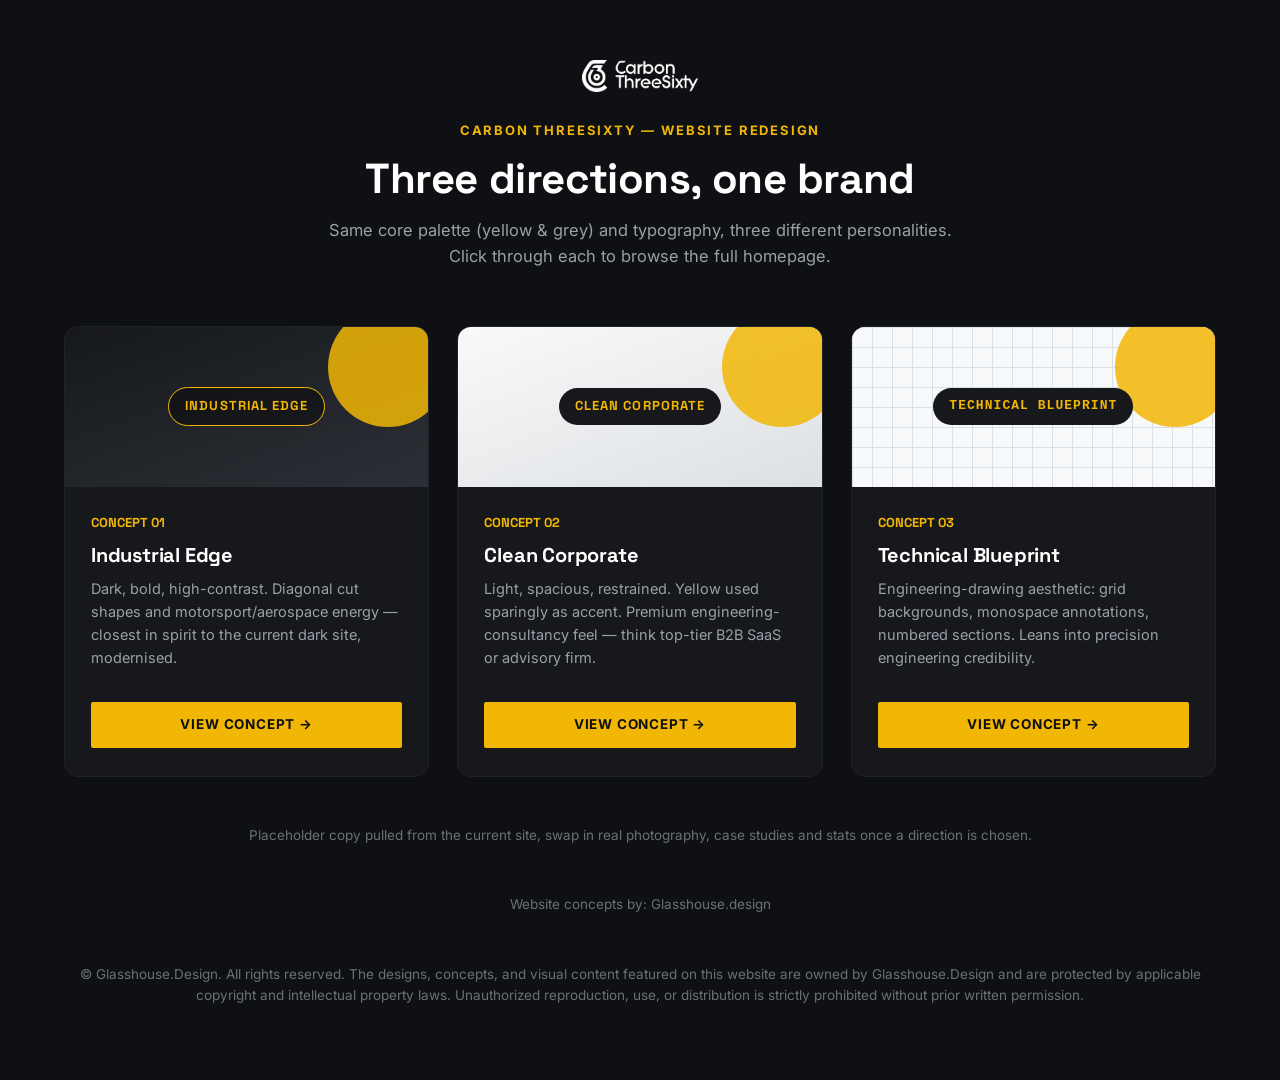
<file: index.html>
<!doctype html>
<html lang="en">
<head>
<meta charset="UTF-8">
<meta name="viewport" content="width=device-width, initial-scale=1.0">
<title>Carbon ThreeSixty — Redesign Concepts</title>
<link rel="stylesheet" href="assets/css/base.css">
<link rel="stylesheet" href="assets/css/chooser.css">
</head>
<body class="chooser">
  <div class="container">
    <div class="chooser-header">
      <img src="assets/img/logo-white.png" alt="Carbon ThreeSixty" class="brand-logo" style="height:32px; margin:0 auto 28px;">
      <span class="eyebrow">Carbon ThreeSixty — Website Redesign</span>
      <h1>Three directions, one brand</h1>
      <p>Same core palette (yellow &amp; grey) and typography, three different personalities. Click through each to browse the full homepage.</p>
    </div>

    <div class="concept-grid">
      <div class="concept-card">
        <div class="concept-preview p1"><div class="swoosh"></div><span class="tagchip">Industrial Edge</span></div>
        <div class="concept-body">
          <span class="num">CONCEPT 01</span>
          <h2>Industrial Edge</h2>
          <p>Dark, bold, high-contrast. Diagonal cut shapes and motorsport/aerospace energy — closest in spirit to the current dark site, modernised.</p>
          <a href="concepts/option-1-industrial-edge/index.html" class="btn">View Concept &rarr;</a>
        </div>
      </div>

      <div class="concept-card">
        <div class="concept-preview p2"><div class="swoosh"></div><span class="tagchip">Clean Corporate</span></div>
        <div class="concept-body">
          <span class="num">CONCEPT 02</span>
          <h2>Clean Corporate</h2>
          <p>Light, spacious, restrained. Yellow used sparingly as accent. Premium engineering-consultancy feel — think top-tier B2B SaaS or advisory firm.</p>
          <a href="concepts/option-2-clean-corporate/index.html" class="btn">View Concept &rarr;</a>
        </div>
      </div>

      <div class="concept-card">
        <div class="concept-preview p3"><div class="swoosh"></div><span class="tagchip">Technical Blueprint</span></div>
        <div class="concept-body">
          <span class="num">CONCEPT 03</span>
          <h2>Technical Blueprint</h2>
          <p>Engineering-drawing aesthetic: grid backgrounds, monospace annotations, numbered sections. Leans into precision engineering credibility.</p>
          <a href="concepts/option-3-technical-blueprint/index.html" class="btn">View Concept &rarr;</a>
        </div>
      </div>
    </div>

    <p class="chooser-footer">Placeholder copy pulled from the current site, swap in real photography, case studies and stats once a direction is chosen.</p>
    <p class="chooser-footer">Website concepts by: <a href="https://glasshouse.design" target="_blank" rel="noopener">Glasshouse.design</a></p>
    <p class="chooser-footer">&copy; Glasshouse.Design. All rights reserved. The designs, concepts, and visual content featured on this website are owned by Glasshouse.Design and are protected by applicable copyright and intellectual property laws. Unauthorized reproduction, use, or distribution is strictly prohibited without prior written permission.</p>
  </div>
</body>
</html>
</file>
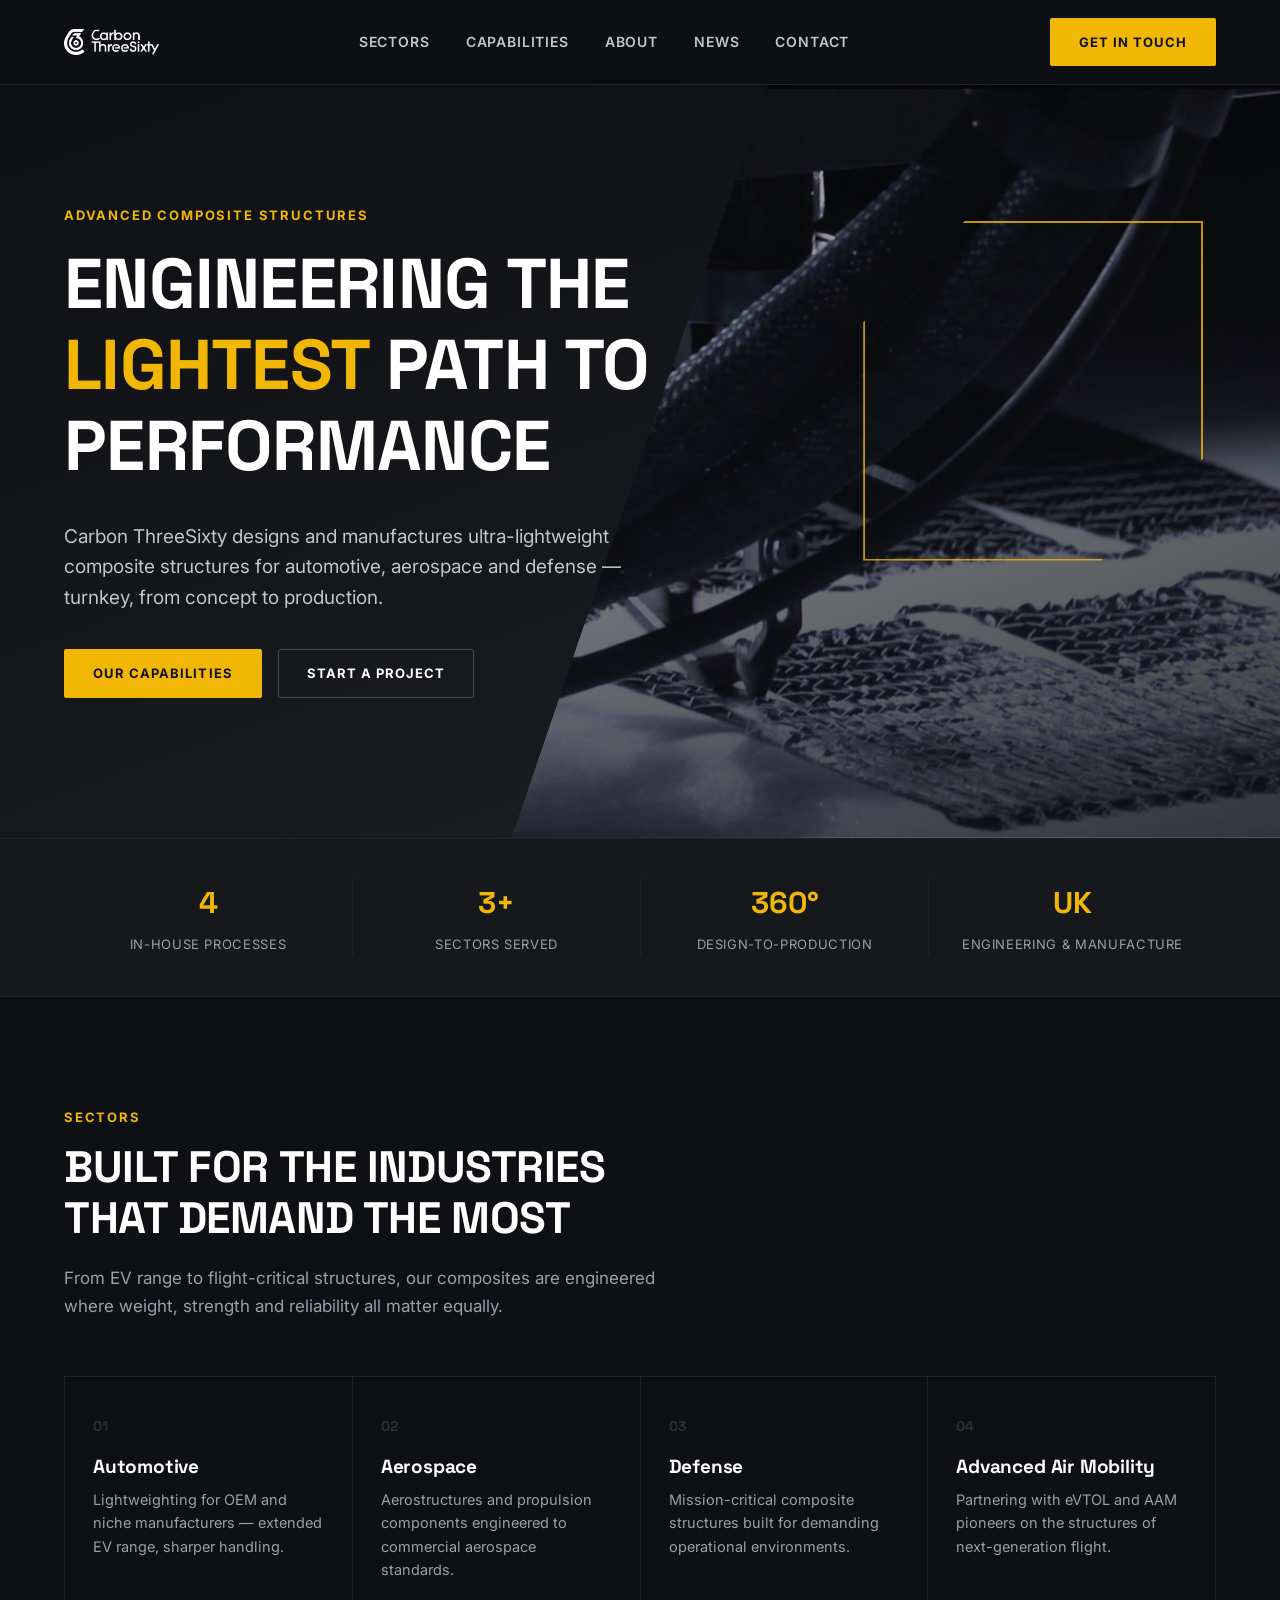
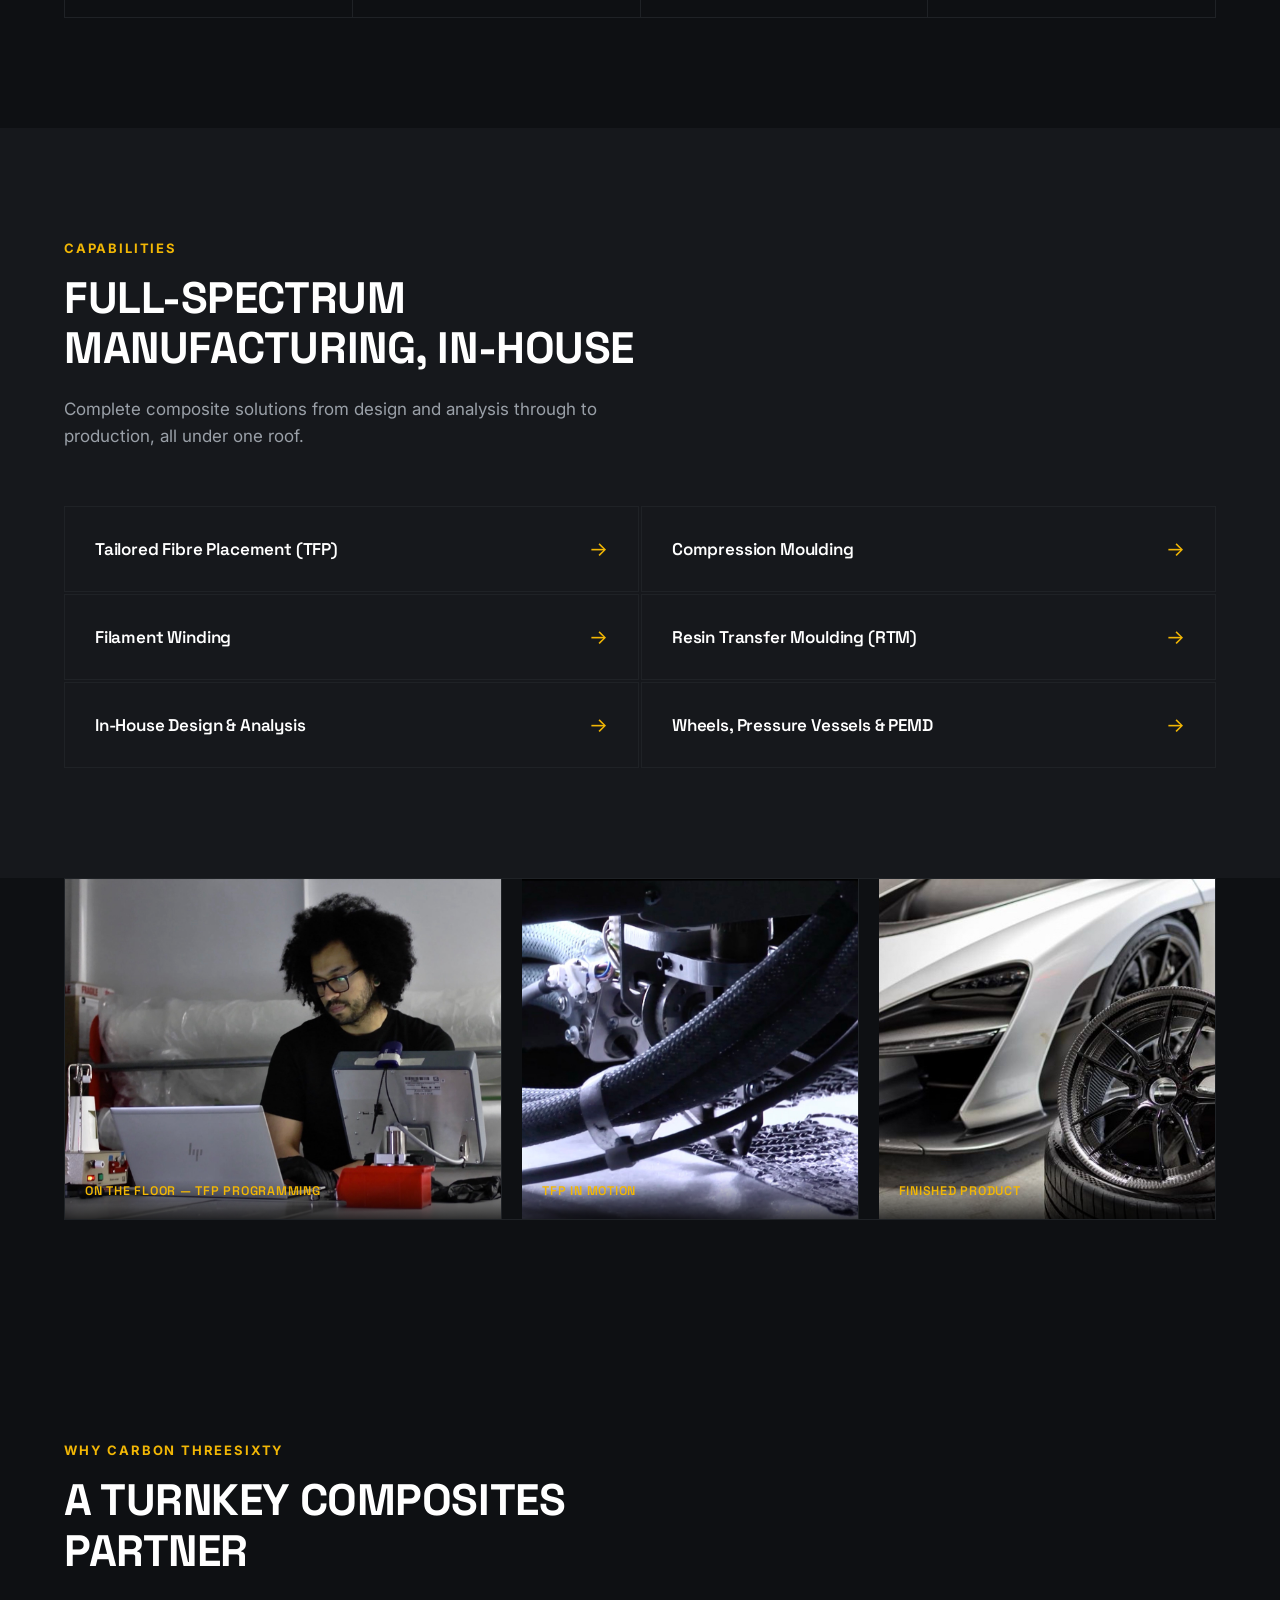
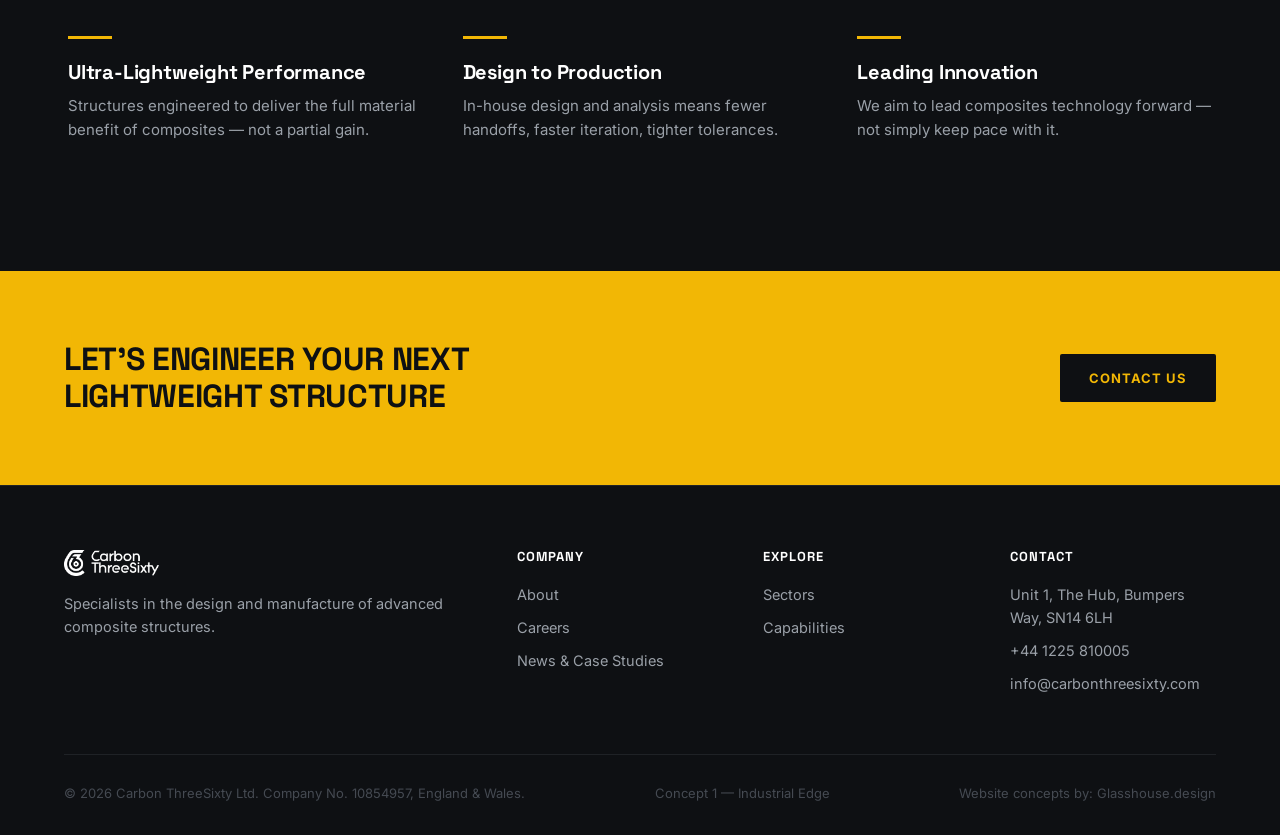
<file: concepts/option-1-industrial-edge/index.html>
<!doctype html>
<html lang="en">
<head>
<meta charset="UTF-8">
<meta name="viewport" content="width=device-width, initial-scale=1.0">
<title>Carbon ThreeSixty — Concept 1: Industrial Edge</title>
<link rel="stylesheet" href="../../assets/css/base.css">
<link rel="stylesheet" href="../../assets/css/option-1.css">
</head>
<body class="opt1">

<header class="site-header">
  <div class="container">
    <a href="index.html" class="logo"><img class="brand-logo" src="../../assets/img/logo-white.png" alt="Carbon ThreeSixty"></a>
    <nav class="nav-links">
      <a href="#sectors">Sectors</a>
      <a href="#capabilities">Capabilities</a>
      <a href="#why">About</a>
      <a href="#news">News</a>
      <a href="#contact">Contact</a>
    </nav>
    <div class="header-actions">
      <a href="#contact" class="btn btn-primary">Get In Touch</a>
    </div>
    <button class="nav-toggle" aria-label="Open menu">&#9776;</button>
  </div>
</header>

<section class="hero carbon-weave">
  <div class="diag-shape"></div>
  <div class="container">
    <p class="hero-eyebrow">Advanced Composite Structures</p>
    <h1>Engineering the <em>lightest</em> path to performance</h1>
    <p class="lead">Carbon ThreeSixty designs and manufactures ultra-lightweight composite structures for automotive, aerospace and defense — turnkey, from concept to production.</p>
    <div class="hero-actions">
      <a href="#capabilities" class="btn btn-primary">Our Capabilities</a>
      <a href="#contact" class="btn btn-outline">Start a Project</a>
    </div>
  </div>
</section>

<div class="stat-strip">
  <div class="container">
    <div class="stat"><strong>4</strong><span>In-House Processes</span></div>
    <div class="stat"><strong>3+</strong><span>Sectors Served</span></div>
    <div class="stat"><strong>360°</strong><span>Design-to-Production</span></div>
    <div class="stat"><strong>UK</strong><span>Engineering &amp; Manufacture</span></div>
  </div>
</div>

<section class="section" id="sectors">
  <div class="container">
    <div class="section-head">
      <span class="section-eyebrow">Sectors</span>
      <h2>Built for the industries that demand the most</h2>
      <p class="section-sub">From EV range to flight-critical structures, our composites are engineered where weight, strength and reliability all matter equally.</p>
    </div>
    <div class="sectors-grid">
      <div class="sector-card">
        <span class="num">01</span>
        <h3>Automotive</h3>
        <p>Lightweighting for OEM and niche manufacturers — extended EV range, sharper handling.</p>
      </div>
      <div class="sector-card">
        <span class="num">02</span>
        <h3>Aerospace</h3>
        <p>Aerostructures and propulsion components engineered to commercial aerospace standards.</p>
      </div>
      <div class="sector-card">
        <span class="num">03</span>
        <h3>Defense</h3>
        <p>Mission-critical composite structures built for demanding operational environments.</p>
      </div>
      <div class="sector-card">
        <span class="num">04</span>
        <h3>Advanced Air Mobility</h3>
        <p>Partnering with eVTOL and AAM pioneers on the structures of next-generation flight.</p>
      </div>
    </div>
  </div>
</section>

<section class="section" id="capabilities" style="background: var(--c-grey-900);">
  <div class="container">
    <div class="section-head">
      <span class="section-eyebrow">Capabilities</span>
      <h2>Full-spectrum manufacturing, in-house</h2>
      <p class="section-sub">Complete composite solutions from design and analysis through to production, all under one roof.</p>
    </div>
    <div class="cap-list">
      <div class="cap-row"><h3>Tailored Fibre Placement (TFP)</h3><span class="arrow">&rarr;</span></div>
      <div class="cap-row"><h3>Compression Moulding</h3><span class="arrow">&rarr;</span></div>
      <div class="cap-row"><h3>Filament Winding</h3><span class="arrow">&rarr;</span></div>
      <div class="cap-row"><h3>Resin Transfer Moulding (RTM)</h3><span class="arrow">&rarr;</span></div>
      <div class="cap-row"><h3>In-House Design &amp; Analysis</h3><span class="arrow">&rarr;</span></div>
      <div class="cap-row"><h3>Wheels, Pressure Vessels &amp; PEMD</h3><span class="arrow">&rarr;</span></div>
    </div>
  </div>
</section>

<section class="section" style="padding-top:0;">
  <div class="container">
    <div class="photo-band">
      <figure>
        <img src="../../assets/img/facility-engineer.jpg" alt="Carbon ThreeSixty engineer programming a fibre-placement cell">
        <figcaption>On The Floor — TFP Programming</figcaption>
      </figure>
      <figure>
        <img src="../../assets/img/tfp-process.jpg" alt="Tailored Fibre Placement head laying carbon tow">
        <figcaption>TFP In Motion</figcaption>
      </figure>
      <figure>
        <img src="../../assets/img/wheel-mclaren.jpg" alt="Carbon fibre wheel fitted to a McLaren Senna">
        <figcaption>Finished Product</figcaption>
      </figure>
    </div>
  </div>
</section>

<section class="section" id="why">
  <div class="container">
    <div class="section-head">
      <span class="section-eyebrow">Why Carbon ThreeSixty</span>
      <h2>A turnkey composites partner</h2>
    </div>
    <div class="why-grid">
      <div class="why-card">
        <div class="mark"></div>
        <h3>Ultra-Lightweight Performance</h3>
        <p>Structures engineered to deliver the full material benefit of composites — not a partial gain.</p>
      </div>
      <div class="why-card">
        <div class="mark"></div>
        <h3>Design to Production</h3>
        <p>In-house design and analysis means fewer handoffs, faster iteration, tighter tolerances.</p>
      </div>
      <div class="why-card">
        <div class="mark"></div>
        <h3>Leading Innovation</h3>
        <p>We aim to lead composites technology forward — not simply keep pace with it.</p>
      </div>
    </div>
  </div>
</section>

<div class="cta-band" id="contact">
  <div class="container">
    <h2>Let's engineer your next lightweight structure</h2>
    <a href="mailto:info@carbonthreesixty.com" class="btn btn-primary">Contact Us</a>
  </div>
</div>

<footer class="site-footer">
  <div class="container">
    <div class="footer-grid">
      <div>
        <a href="index.html" class="logo" style="margin-bottom:16px; display:inline-flex;"><img class="brand-logo" src="../../assets/img/logo-white.png" alt="Carbon ThreeSixty"></a>
        <p>Specialists in the design and manufacture of advanced composite structures.</p>
      </div>
      <div>
        <h4>Company</h4>
        <ul>
          <li><a href="#why">About</a></li>
          <li><a href="#">Careers</a></li>
          <li><a href="#news" id="news">News &amp; Case Studies</a></li>
        </ul>
      </div>
      <div>
        <h4>Explore</h4>
        <ul>
          <li><a href="#sectors">Sectors</a></li>
          <li><a href="#capabilities">Capabilities</a></li>
        </ul>
      </div>
      <div>
        <h4>Contact</h4>
        <ul>
          <li>Unit 1, The Hub, Bumpers Way, SN14 6LH</li>
          <li><a href="tel:+441225810005">+44 1225 810005</a></li>
          <li><a href="mailto:info@carbonthreesixty.com">info@carbonthreesixty.com</a></li>
        </ul>
      </div>
    </div>
    <div class="footer-bottom">
      <span>&copy; 2026 Carbon ThreeSixty Ltd. Company No. 10854957, England &amp; Wales.</span>
      <span>Concept 1 — Industrial Edge</span>
      <span>Website concepts by: <a href="https://glasshouse.design" target="_blank" rel="noopener">Glasshouse.design</a></span>
    </div>
  </div>
</footer>

</body>
</html>
</file>
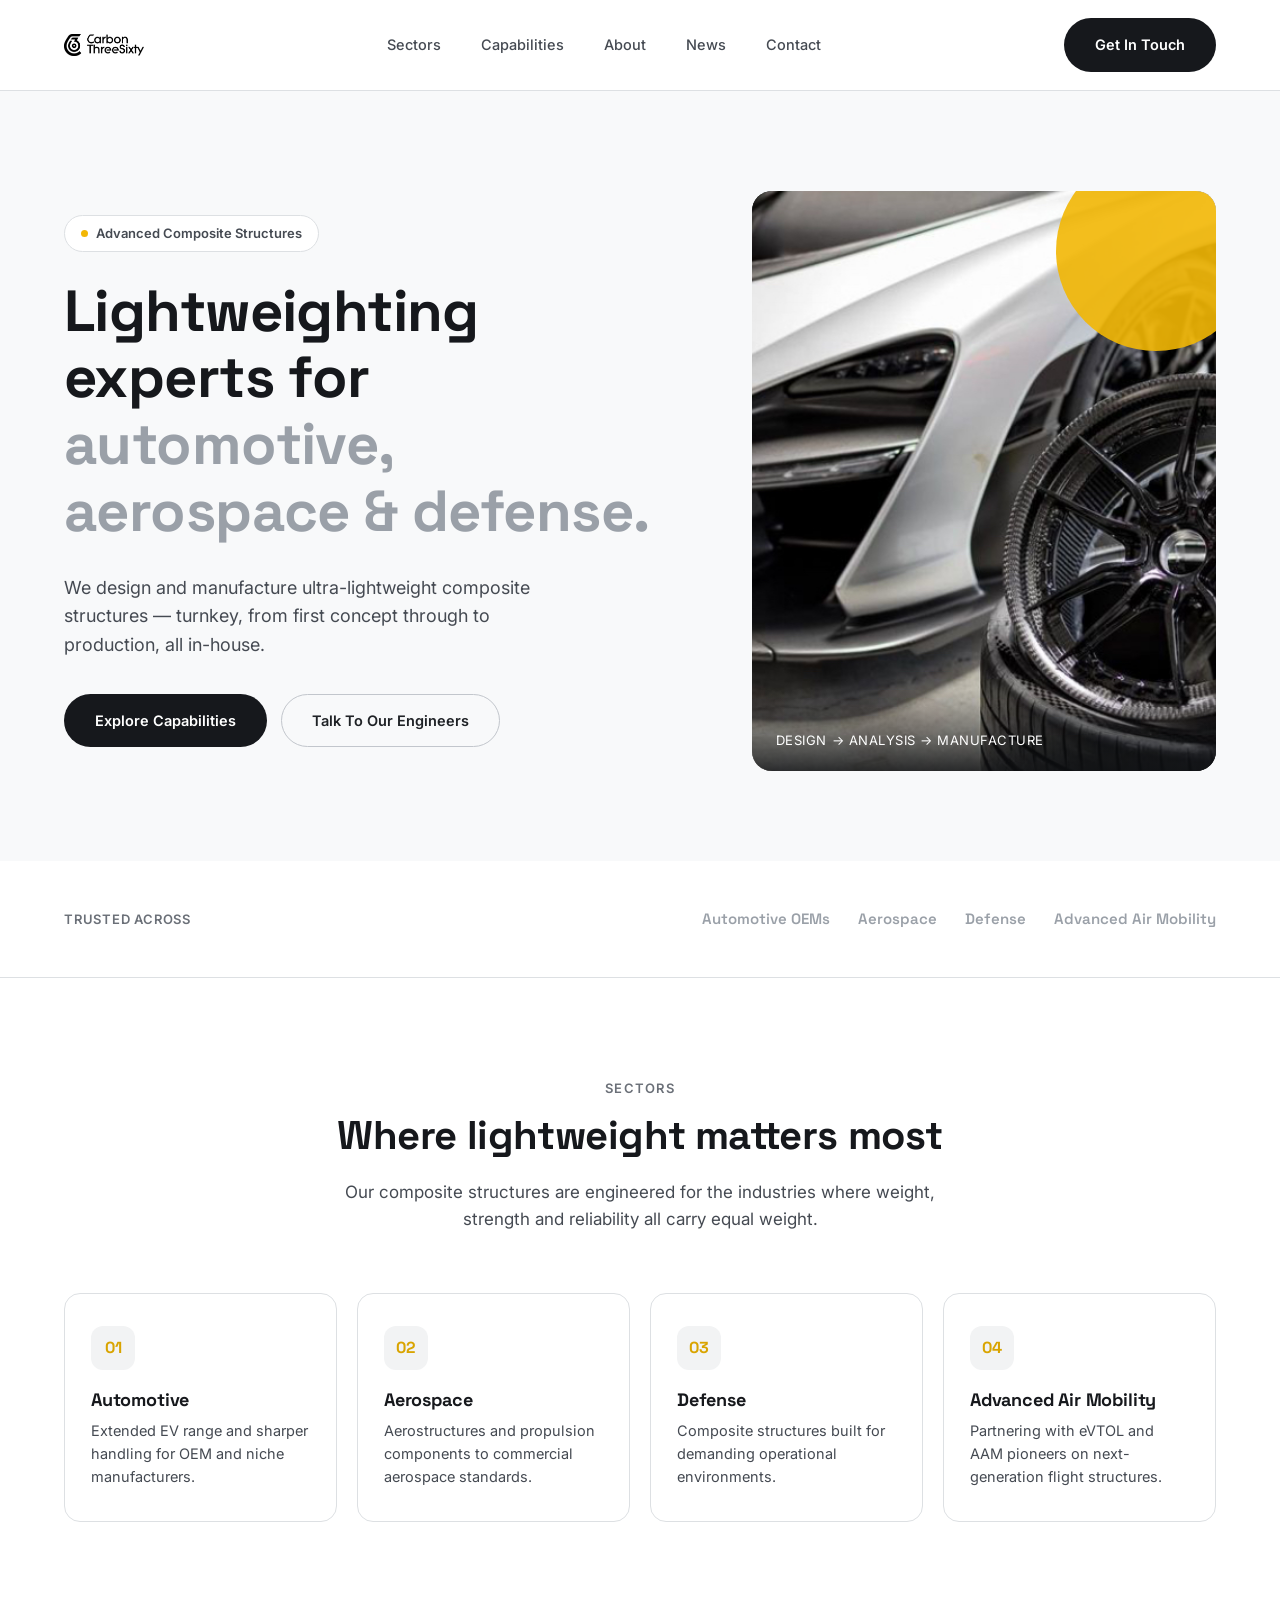
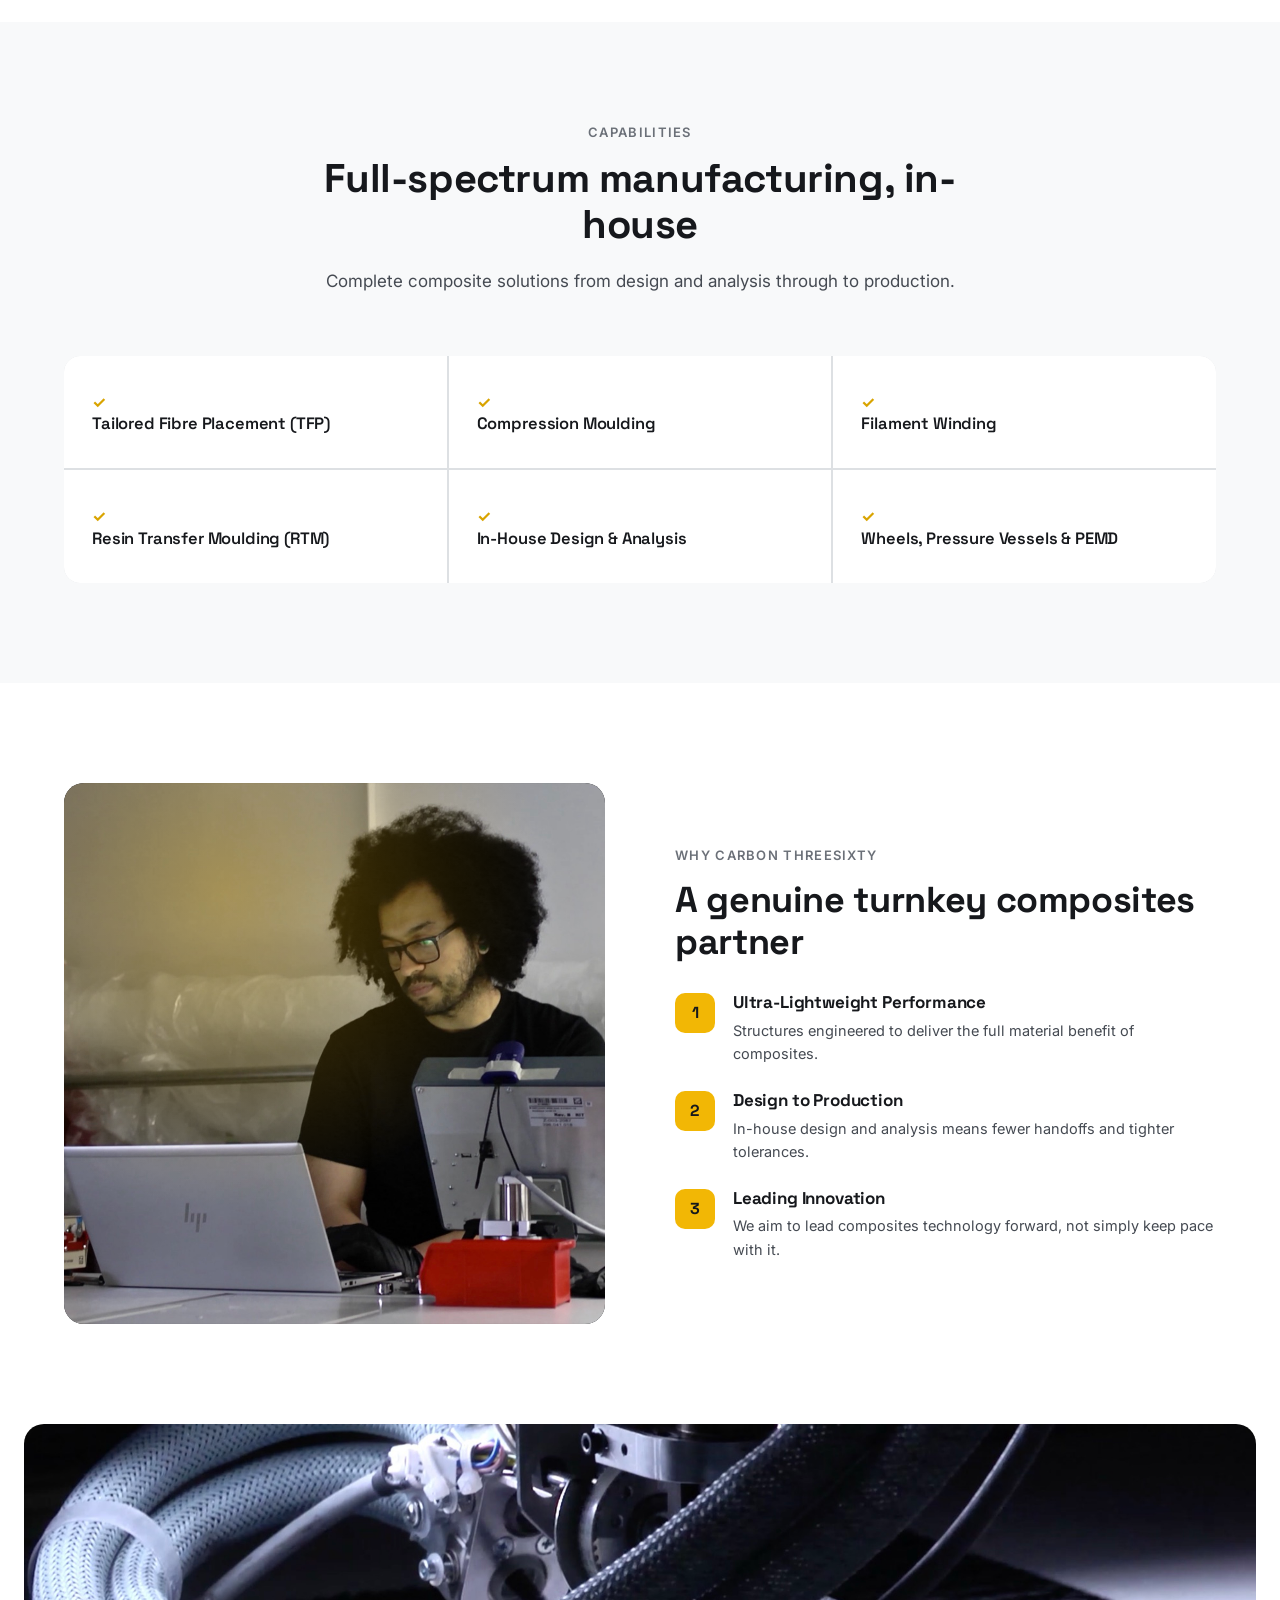
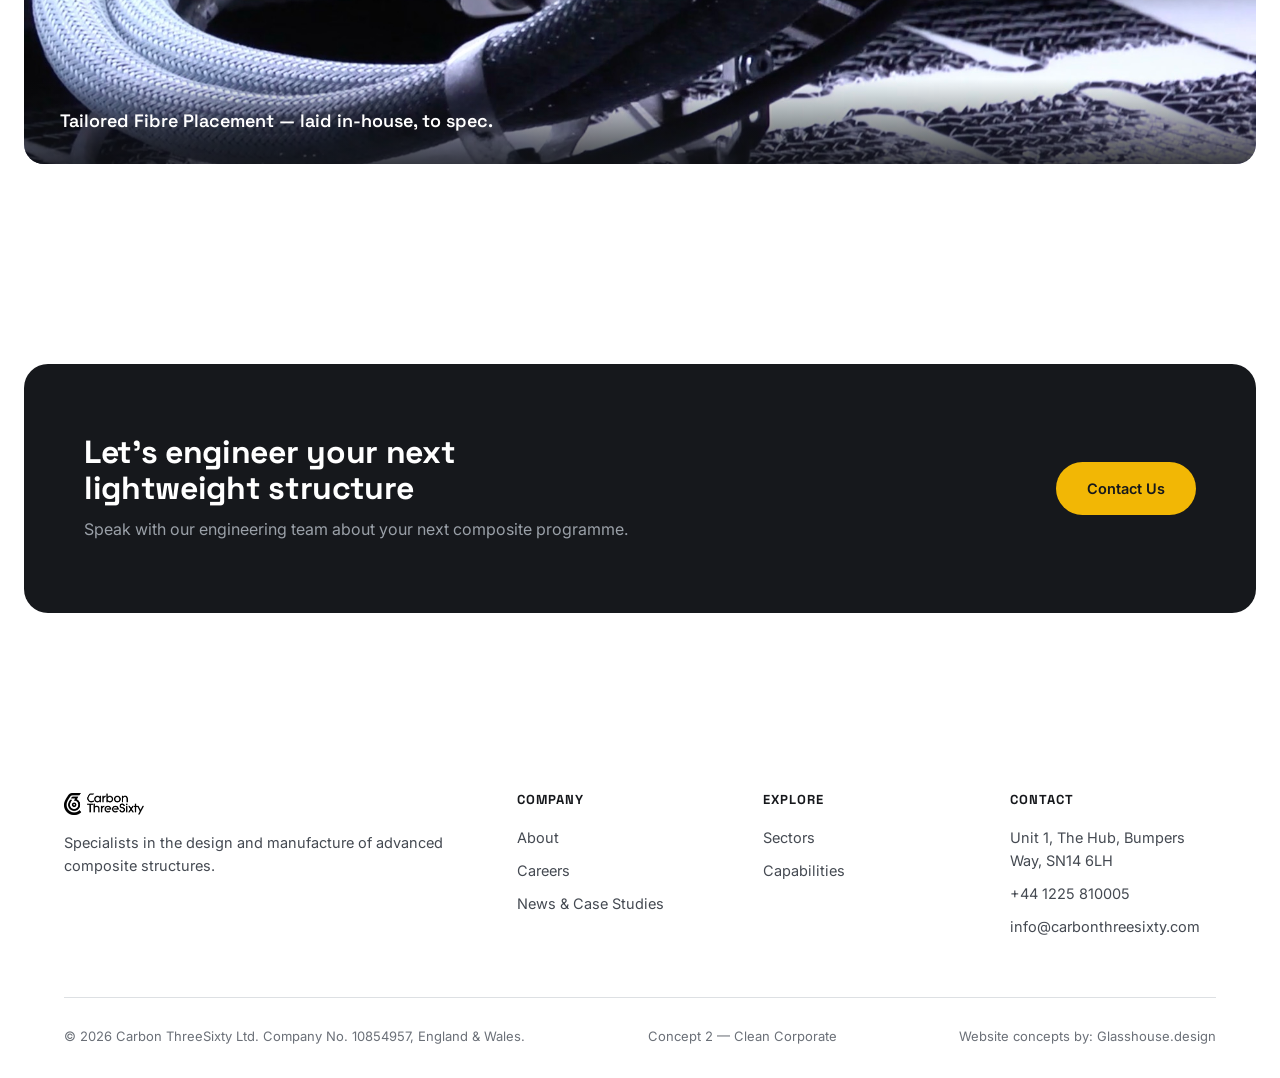
<file: concepts/option-2-clean-corporate/index.html>
<!doctype html>
<html lang="en">
<head>
<meta charset="UTF-8">
<meta name="viewport" content="width=device-width, initial-scale=1.0">
<title>Carbon ThreeSixty — Concept 2: Clean Corporate</title>
<link rel="stylesheet" href="../../assets/css/base.css">
<link rel="stylesheet" href="../../assets/css/option-2.css">
</head>
<body class="opt2">

<header class="site-header">
  <div class="container">
    <a href="index.html" class="logo"><img class="brand-logo on-light" src="../../assets/img/logo-white.png" alt="Carbon ThreeSixty"></a>
    <nav class="nav-links">
      <a href="#sectors">Sectors</a>
      <a href="#capabilities">Capabilities</a>
      <a href="#why">About</a>
      <a href="#news">News</a>
      <a href="#contact">Contact</a>
    </nav>
    <div class="header-actions">
      <a href="#contact" class="btn btn-primary">Get In Touch</a>
    </div>
    <button class="nav-toggle" aria-label="Open menu">&#9776;</button>
  </div>
</header>

<section class="hero">
  <div class="container">
    <div>
      <span class="hero-eyebrow"><span class="dot"></span> Advanced Composite Structures</span>
      <h1>Lightweighting experts for <span class="accent">automotive, aerospace &amp; defense.</span></h1>
      <p class="lead">We design and manufacture ultra-lightweight composite structures — turnkey, from first concept through to production, all in-house.</p>
      <div class="hero-actions">
        <a href="#capabilities" class="btn btn-primary">Explore Capabilities</a>
        <a href="#contact" class="btn btn-outline">Talk To Our Engineers</a>
      </div>
    </div>
    <div class="hero-panel">
      <img src="../../assets/img/wheel-mclaren.jpg" alt="Carbon ThreeSixty carbon fibre wheel fitted to a McLaren Senna" style="position:absolute; inset:0; width:100%; height:100%; object-fit:cover;">
      <div class="yellow-corner"></div>
      <div class="caption">Design → Analysis → Manufacture</div>
    </div>
  </div>
</section>

<div class="trust-strip">
  <div class="container">
    <span class="label">Trusted across</span>
    <div class="tags">
      <span>Automotive OEMs</span>
      <span>Aerospace</span>
      <span>Defense</span>
      <span>Advanced Air Mobility</span>
    </div>
  </div>
</div>

<section class="section" id="sectors">
  <div class="container">
    <div class="section-head">
      <span class="section-eyebrow">Sectors</span>
      <h2>Where lightweight matters most</h2>
      <p class="section-sub">Our composite structures are engineered for the industries where weight, strength and reliability all carry equal weight.</p>
    </div>
    <div class="sectors-grid">
      <div class="sector-card">
        <div class="icon">01</div>
        <h3>Automotive</h3>
        <p>Extended EV range and sharper handling for OEM and niche manufacturers.</p>
      </div>
      <div class="sector-card">
        <div class="icon">02</div>
        <h3>Aerospace</h3>
        <p>Aerostructures and propulsion components to commercial aerospace standards.</p>
      </div>
      <div class="sector-card">
        <div class="icon">03</div>
        <h3>Defense</h3>
        <p>Composite structures built for demanding operational environments.</p>
      </div>
      <div class="sector-card">
        <div class="icon">04</div>
        <h3>Advanced Air Mobility</h3>
        <p>Partnering with eVTOL and AAM pioneers on next-generation flight structures.</p>
      </div>
    </div>
  </div>
</section>

<section class="section" id="capabilities" style="background: var(--c-grey-50);">
  <div class="container">
    <div class="section-head">
      <span class="section-eyebrow">Capabilities</span>
      <h2>Full-spectrum manufacturing, in-house</h2>
      <p class="section-sub">Complete composite solutions from design and analysis through to production.</p>
    </div>
    <div class="cap-grid">
      <div class="cap-cell"><span class="tick">&#10003;</span><h3>Tailored Fibre Placement (TFP)</h3></div>
      <div class="cap-cell"><span class="tick">&#10003;</span><h3>Compression Moulding</h3></div>
      <div class="cap-cell"><span class="tick">&#10003;</span><h3>Filament Winding</h3></div>
      <div class="cap-cell"><span class="tick">&#10003;</span><h3>Resin Transfer Moulding (RTM)</h3></div>
      <div class="cap-cell"><span class="tick">&#10003;</span><h3>In-House Design &amp; Analysis</h3></div>
      <div class="cap-cell"><span class="tick">&#10003;</span><h3>Wheels, Pressure Vessels &amp; PEMD</h3></div>
    </div>
  </div>
</section>

<section class="section" id="why">
  <div class="container">
    <div class="split">
      <div class="panel">
        <img src="../../assets/img/facility-engineer.jpg" alt="Carbon ThreeSixty engineer at work in the facility" style="position:absolute; inset:0; width:100%; height:100%; object-fit:cover;">
      </div>
      <div>
        <span class="section-eyebrow">Why Carbon ThreeSixty</span>
        <h2 style="font-size: clamp(26px,3vw,36px); color: var(--c-grey-900);">A genuine turnkey composites partner</h2>
        <div class="why-list">
          <div class="why-item">
            <div class="n">1</div>
            <div><h3>Ultra-Lightweight Performance</h3><p>Structures engineered to deliver the full material benefit of composites.</p></div>
          </div>
          <div class="why-item">
            <div class="n">2</div>
            <div><h3>Design to Production</h3><p>In-house design and analysis means fewer handoffs and tighter tolerances.</p></div>
          </div>
          <div class="why-item">
            <div class="n">3</div>
            <div><h3>Leading Innovation</h3><p>We aim to lead composites technology forward, not simply keep pace with it.</p></div>
          </div>
        </div>
      </div>
    </div>
  </div>
</section>

<div class="banner-photo">
  <img src="../../assets/img/tfp-process.jpg" alt="Tailored Fibre Placement head laying carbon tow">
  <div class="caption">Tailored Fibre Placement — laid in-house, to spec.</div>
</div>

<section class="section" id="contact">
  <div class="cta-band">
    <div class="cta-band-inner">
      <div>
        <h2>Let's engineer your next lightweight structure</h2>
        <p>Speak with our engineering team about your next composite programme.</p>
      </div>
      <a href="mailto:info@carbonthreesixty.com" class="btn btn-primary">Contact Us</a>
    </div>
  </div>
</section>

<footer class="site-footer">
  <div class="container">
    <div class="footer-grid">
      <div>
        <a href="index.html" class="logo" style="margin-bottom:16px;"><img class="brand-logo on-light" src="../../assets/img/logo-white.png" alt="Carbon ThreeSixty"></a>
        <p>Specialists in the design and manufacture of advanced composite structures.</p>
      </div>
      <div>
        <h4>Company</h4>
        <ul>
          <li><a href="#why">About</a></li>
          <li><a href="#">Careers</a></li>
          <li><a href="#" id="news">News &amp; Case Studies</a></li>
        </ul>
      </div>
      <div>
        <h4>Explore</h4>
        <ul>
          <li><a href="#sectors">Sectors</a></li>
          <li><a href="#capabilities">Capabilities</a></li>
        </ul>
      </div>
      <div>
        <h4>Contact</h4>
        <ul>
          <li>Unit 1, The Hub, Bumpers Way, SN14 6LH</li>
          <li><a href="tel:+441225810005">+44 1225 810005</a></li>
          <li><a href="mailto:info@carbonthreesixty.com">info@carbonthreesixty.com</a></li>
        </ul>
      </div>
    </div>
    <div class="footer-bottom">
      <span>&copy; 2026 Carbon ThreeSixty Ltd. Company No. 10854957, England &amp; Wales.</span>
      <span>Concept 2 — Clean Corporate</span>
      <span>Website concepts by: <a href="https://glasshouse.design" target="_blank" rel="noopener">Glasshouse.design</a></span>
    </div>
  </div>
</footer>

</body>
</html>
</file>
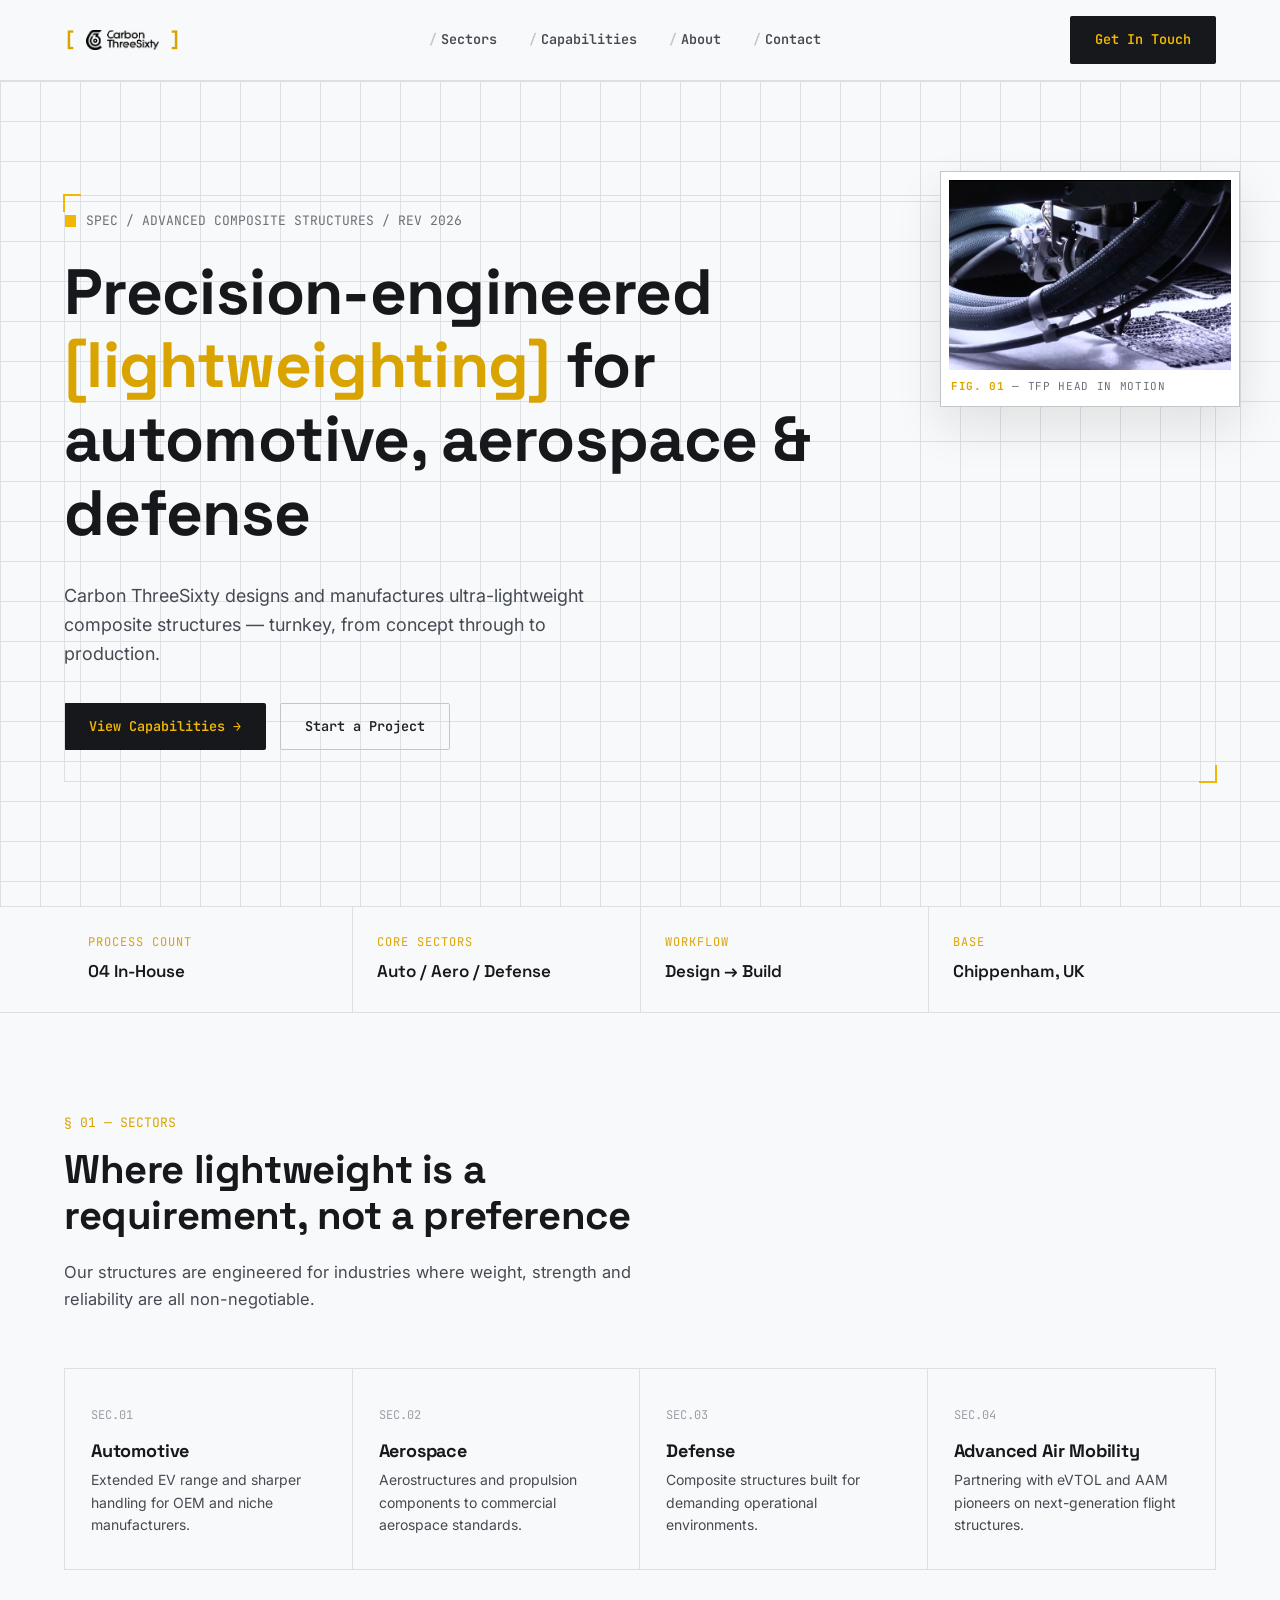
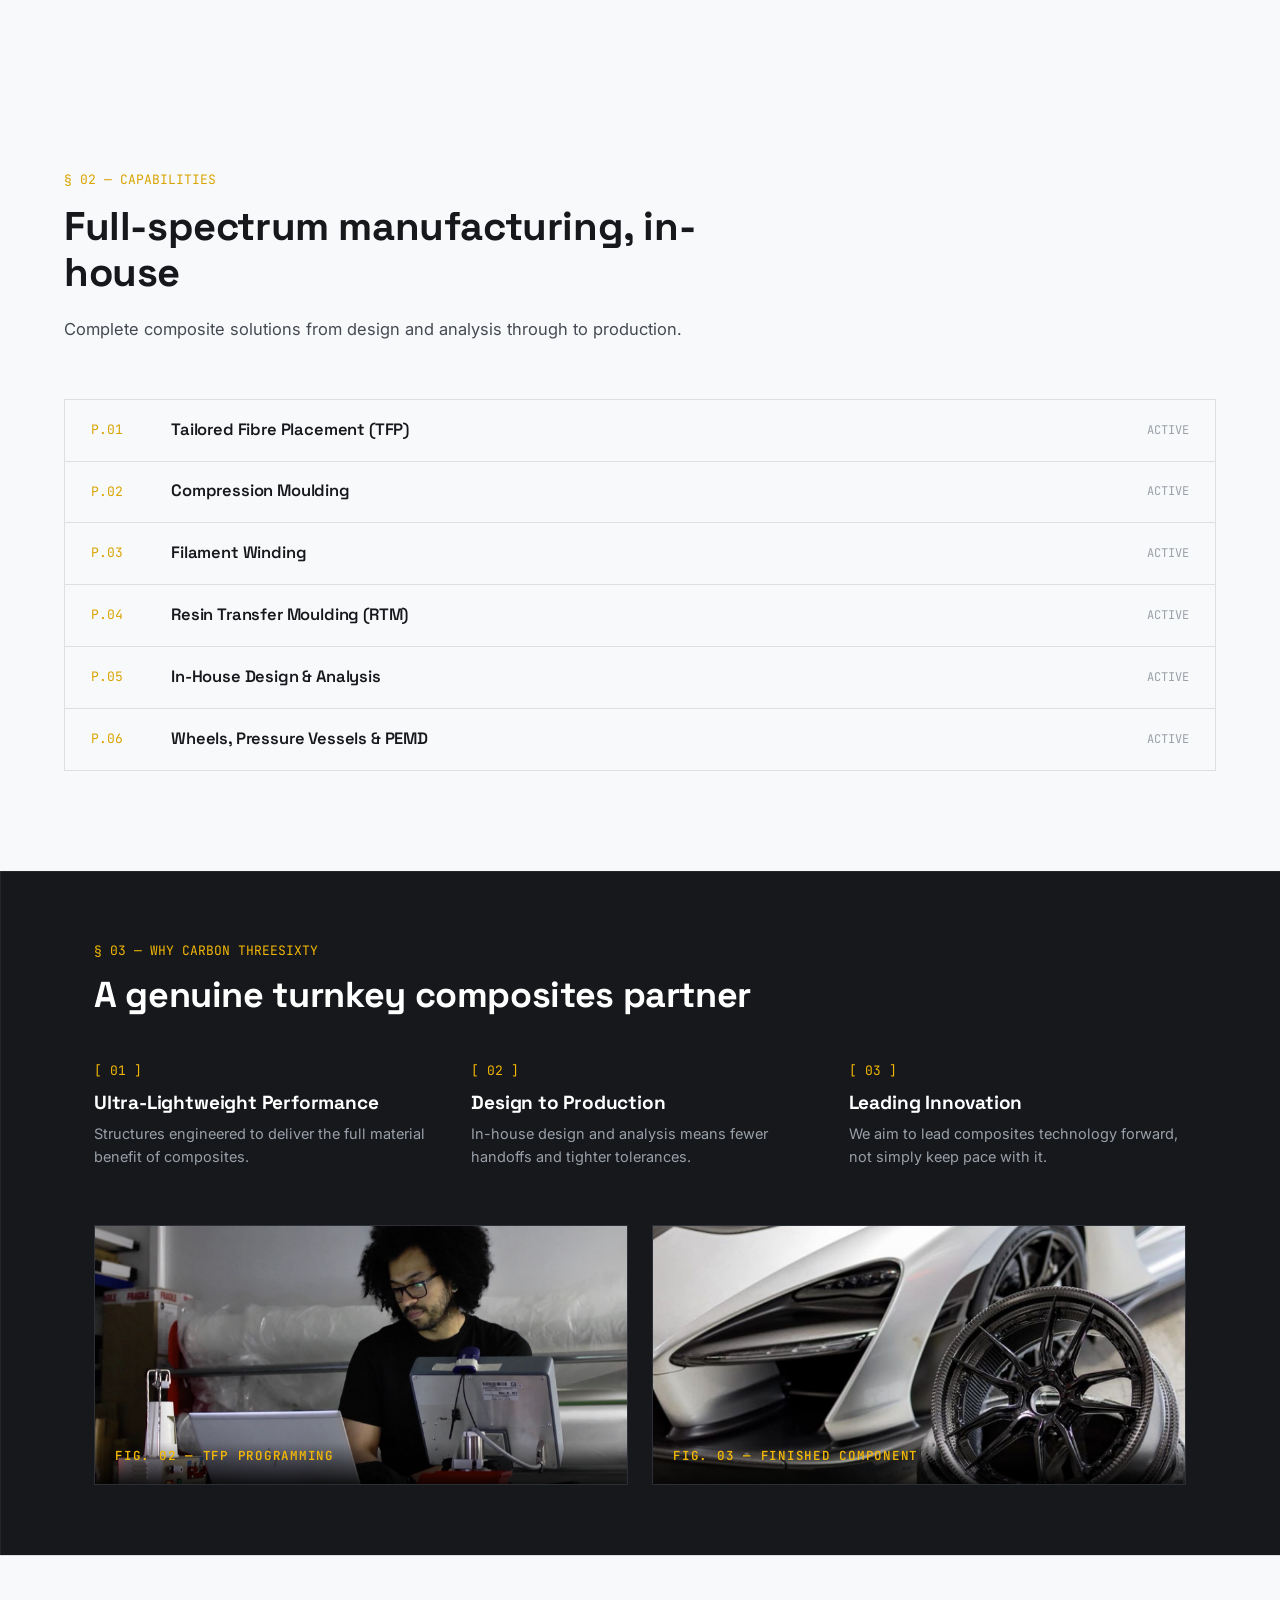
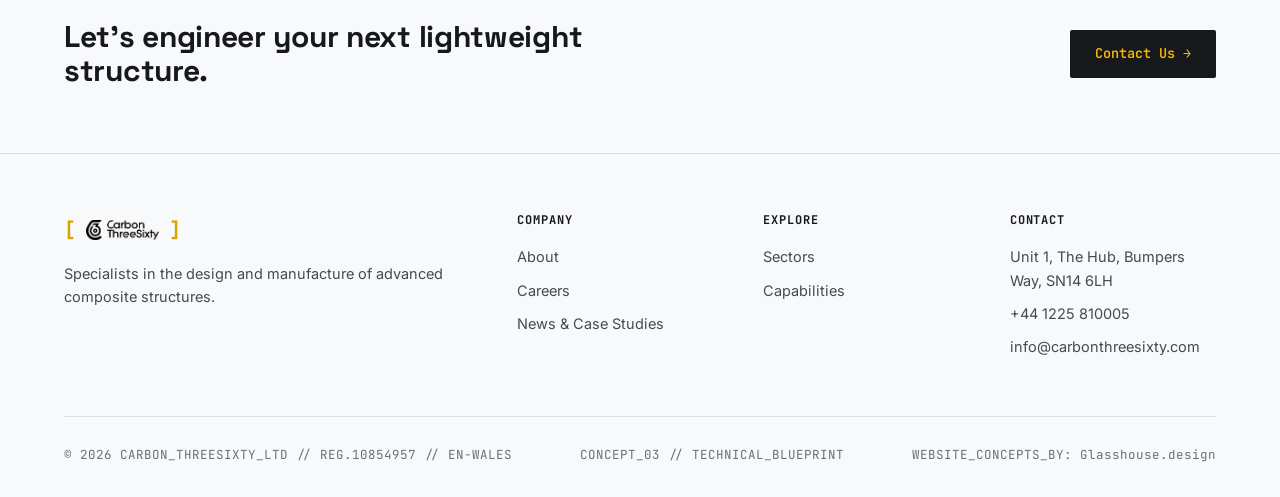
<file: concepts/option-3-technical-blueprint/index.html>
<!doctype html>
<html lang="en">
<head>
<meta charset="UTF-8">
<meta name="viewport" content="width=device-width, initial-scale=1.0">
<title>Carbon ThreeSixty — Concept 3: Technical Blueprint</title>
<link rel="stylesheet" href="../../assets/css/base.css">
<link rel="stylesheet" href="../../assets/css/option-3.css">
</head>
<body class="opt3">

<header class="site-header">
  <div class="container">
    <a href="index.html" class="logo"><img class="brand-logo on-light" src="../../assets/img/logo-white.png" alt="Carbon ThreeSixty"></a>
    <nav class="nav-links">
      <a href="#sectors">Sectors</a>
      <a href="#capabilities">Capabilities</a>
      <a href="#why">About</a>
      <a href="#contact">Contact</a>
    </nav>
    <div class="header-actions">
      <a href="#contact" class="btn btn-primary">Get In Touch</a>
    </div>
    <button class="nav-toggle" aria-label="Open menu">&#9776;</button>
  </div>
</header>

<section class="hero blueprint-grid">
  <div class="container" style="position:relative;">
    <div class="corner-marks"></div>
    <div class="spec-photo">
      <img src="../../assets/img/tfp-process.jpg" alt="Tailored Fibre Placement head laying carbon tow">
      <span class="spec-photo-label"><b>FIG. 01</b> — TFP Head In Motion</span>
    </div>
    <div class="tag-row">
      <span class="swatch"></span>
      <span class="mono">SPEC / ADVANCED COMPOSITE STRUCTURES / REV 2026</span>
    </div>
    <h1>Precision-engineered <span class="bracket">[lightweighting]</span> for automotive, aerospace &amp; defense</h1>
    <p class="lead">Carbon ThreeSixty designs and manufactures ultra-lightweight composite structures — turnkey, from concept through to production.</p>
    <div class="hero-actions">
      <a href="#capabilities" class="btn btn-primary">View Capabilities &rarr;</a>
      <a href="#contact" class="btn btn-outline">Start a Project</a>
    </div>
  </div>
</section>

<div class="spec-strip">
  <div class="container">
    <div class="item"><div class="k">Process Count</div><div class="v">04 In-House</div></div>
    <div class="item"><div class="k">Core Sectors</div><div class="v">Auto / Aero / Defense</div></div>
    <div class="item"><div class="k">Workflow</div><div class="v">Design &rarr; Build</div></div>
    <div class="item"><div class="k">Base</div><div class="v">Chippenham, UK</div></div>
  </div>
</div>

<section class="section" id="sectors">
  <div class="container">
    <div class="section-head">
      <span class="section-index">§ 01 — SECTORS</span>
      <h2>Where lightweight is a requirement, not a preference</h2>
      <p class="section-sub">Our structures are engineered for industries where weight, strength and reliability are all non-negotiable.</p>
    </div>
    <div class="sectors-grid">
      <div class="sector-card">
        <span class="tag mono">SEC.01</span>
        <h3>Automotive</h3>
        <p>Extended EV range and sharper handling for OEM and niche manufacturers.</p>
      </div>
      <div class="sector-card">
        <span class="tag mono">SEC.02</span>
        <h3>Aerospace</h3>
        <p>Aerostructures and propulsion components to commercial aerospace standards.</p>
      </div>
      <div class="sector-card">
        <span class="tag mono">SEC.03</span>
        <h3>Defense</h3>
        <p>Composite structures built for demanding operational environments.</p>
      </div>
      <div class="sector-card">
        <span class="tag mono">SEC.04</span>
        <h3>Advanced Air Mobility</h3>
        <p>Partnering with eVTOL and AAM pioneers on next-generation flight structures.</p>
      </div>
    </div>
  </div>
</section>

<section class="section" id="capabilities">
  <div class="container">
    <div class="section-head">
      <span class="section-index">§ 02 — CAPABILITIES</span>
      <h2>Full-spectrum manufacturing, in-house</h2>
      <p class="section-sub">Complete composite solutions from design and analysis through to production.</p>
    </div>
    <div class="cap-table">
      <div class="row"><span class="idx">P.01</span><h3>Tailored Fibre Placement (TFP)</h3><span class="status">ACTIVE</span></div>
      <div class="row"><span class="idx">P.02</span><h3>Compression Moulding</h3><span class="status">ACTIVE</span></div>
      <div class="row"><span class="idx">P.03</span><h3>Filament Winding</h3><span class="status">ACTIVE</span></div>
      <div class="row"><span class="idx">P.04</span><h3>Resin Transfer Moulding (RTM)</h3><span class="status">ACTIVE</span></div>
      <div class="row"><span class="idx">P.05</span><h3>In-House Design &amp; Analysis</h3><span class="status">ACTIVE</span></div>
      <div class="row"><span class="idx">P.06</span><h3>Wheels, Pressure Vessels &amp; PEMD</h3><span class="status">ACTIVE</span></div>
    </div>
  </div>
</section>

<section id="why">
  <div class="why-panel blueprint-grid dark">
    <div class="container">
      <span class="section-index mono" style="color:var(--c-yellow-500);">§ 03 — WHY CARBON THREESIXTY</span>
      <h2 style="color:#fff; font-size: clamp(26px,3vw,36px); margin-top:10px;">A genuine turnkey composites partner</h2>
      <div class="why-grid">
        <div class="why-card">
          <span class="mono">[ 01 ]</span>
          <h3>Ultra-Lightweight Performance</h3>
          <p>Structures engineered to deliver the full material benefit of composites.</p>
        </div>
        <div class="why-card">
          <span class="mono">[ 02 ]</span>
          <h3>Design to Production</h3>
          <p>In-house design and analysis means fewer handoffs and tighter tolerances.</p>
        </div>
        <div class="why-card">
          <span class="mono">[ 03 ]</span>
          <h3>Leading Innovation</h3>
          <p>We aim to lead composites technology forward, not simply keep pace with it.</p>
        </div>
      </div>
      <div class="photo-band">
        <figure>
          <img src="../../assets/img/facility-engineer.jpg" alt="Carbon ThreeSixty engineer programming a fibre-placement cell">
          <figcaption>FIG. 02 — TFP Programming</figcaption>
        </figure>
        <figure>
          <img src="../../assets/img/wheel-mclaren.jpg" alt="Carbon fibre wheel fitted to a McLaren Senna">
          <figcaption>FIG. 03 — Finished Component</figcaption>
        </figure>
      </div>
    </div>
  </div>
</section>

<div class="cta-band" id="contact">
  <div class="container">
    <h2>Let's engineer your next lightweight structure.</h2>
    <a href="mailto:info@carbonthreesixty.com" class="btn btn-primary">Contact Us &rarr;</a>
  </div>
</div>

<footer class="site-footer">
  <div class="container">
    <div class="footer-grid">
      <div>
        <a href="index.html" class="logo" style="margin-bottom:16px; display:inline-flex;"><img class="brand-logo on-light" src="../../assets/img/logo-white.png" alt="Carbon ThreeSixty"></a>
        <p>Specialists in the design and manufacture of advanced composite structures.</p>
      </div>
      <div>
        <h4>Company</h4>
        <ul>
          <li><a href="#why">About</a></li>
          <li><a href="#">Careers</a></li>
          <li><a href="#">News &amp; Case Studies</a></li>
        </ul>
      </div>
      <div>
        <h4>Explore</h4>
        <ul>
          <li><a href="#sectors">Sectors</a></li>
          <li><a href="#capabilities">Capabilities</a></li>
        </ul>
      </div>
      <div>
        <h4>Contact</h4>
        <ul>
          <li>Unit 1, The Hub, Bumpers Way, SN14 6LH</li>
          <li><a href="tel:+441225810005">+44 1225 810005</a></li>
          <li><a href="mailto:info@carbonthreesixty.com">info@carbonthreesixty.com</a></li>
        </ul>
      </div>
    </div>
    <div class="footer-bottom">
      <span>© 2026 CARBON_THREESIXTY_LTD // REG.10854957 // EN-WALES</span>
      <span>CONCEPT_03 // TECHNICAL_BLUEPRINT</span>
      <span>WEBSITE_CONCEPTS_BY: <a href="https://glasshouse.design" target="_blank" rel="noopener">Glasshouse.design</a></span>
    </div>
  </div>
</footer>

</body>
</html>
</file>
<file: assets/css/base.css>
/* Carbon ThreeSixty — shared base styles
   Imported by every concept. Brand variables live here so a single
   edit updates colour/type across all pages. */

@import url('https://fonts.googleapis.com/css2?family=Space+Grotesk:wght@500;600;700&family=Inter:wght@400;500;600;700&display=swap');

:root {
  /* Brand — yellow */
  --c-yellow-500: #f2b705;
  --c-yellow-600: #d9a400;
  --c-yellow-400: #ffcc33;

  /* Brand — greys */
  --c-grey-950: #0e1013;
  --c-grey-900: #16181c;
  --c-grey-800: #1f2226;
  --c-grey-700: #2c3036;
  --c-grey-600: #454a52;
  --c-grey-500: #6b7078;
  --c-grey-400: #9aa0a8;
  --c-grey-300: #c2c6cc;
  --c-grey-200: #dde0e3;
  --c-grey-100: #f2f3f4;
  --c-grey-50:  #f8f9fa;
  --c-white: #ffffff;

  --font-display: 'Space Grotesk', 'Inter', sans-serif;
  --font-body: 'Inter', -apple-system, BlinkMacSystemFont, sans-serif;

  --container-w: 1200px;
}

*, *::before, *::after { box-sizing: border-box; }
html { scroll-behavior: smooth; }
body {
  margin: 0;
  font-family: var(--font-body);
  color: var(--c-grey-900);
  background: var(--c-white);
  -webkit-font-smoothing: antialiased;
  line-height: 1.6;
}
img { max-width: 100%; display: block; }
a { text-decoration: none; color: inherit; }
ul { list-style: none; margin: 0; padding: 0; }
h1, h2, h3, h4 {
  font-family: var(--font-display);
  line-height: 1.15;
  margin: 0 0 .5em;
  letter-spacing: -0.01em;
}
p { margin: 0 0 1em; }
.container {
  max-width: var(--container-w);
  margin: 0 auto;
  padding: 0 24px;
}
.visually-hidden {
  position: absolute; width: 1px; height: 1px;
  overflow: hidden; clip: rect(0,0,0,0); white-space: nowrap;
}

/* Carbon-fibre weave texture, generated in pure CSS — used behind photos as a fallback/overlay */
.carbon-weave {
  background-image:
    repeating-linear-gradient(45deg, rgba(255,255,255,0.045) 0, rgba(255,255,255,0.045) 2px, transparent 2px, transparent 8px),
    repeating-linear-gradient(-45deg, rgba(0,0,0,0.12) 0, rgba(0,0,0,0.12) 2px, transparent 2px, transparent 8px);
}

button { font-family: inherit; }

/* Brand logo — single white-on-transparent source file.
   Used as-is on dark backgrounds; `.on-light` inverts it to black for light backgrounds. */
.brand-logo { height: 28px; width: auto; display: block; }
.brand-logo.on-light { filter: invert(1); }

/* Shared photo-band layout (three supplied production photos).
   Each theme adds its own border/radius/height treatment on top of this. */
.photo-band { display: grid; grid-template-columns: 1.3fr 1fr 1fr; gap: 20px; }
.photo-band figure { margin: 0; position: relative; overflow: hidden; }
.photo-band img { width: 100%; height: 100%; object-fit: cover; display: block; }
.photo-band figcaption {
  position: absolute; left: 0; right: 0; bottom: 0; padding: 18px 20px;
  font-size: 12.5px; font-weight: 600; text-transform: uppercase; letter-spacing: 0.06em;
  color: #fff; background: linear-gradient(to top, rgba(0,0,0,0.75), transparent 70%);
}
@media (max-width: 900px) {
  .photo-band { grid-template-columns: 1fr; }
}
</file>
<file: assets/css/chooser.css>
body.chooser {
  background: var(--c-grey-950);
  color: var(--c-white);
  min-height: 100vh;
  display: flex; align-items: center;
  padding: 60px 0;
}
.chooser-header { text-align: center; max-width: 640px; margin: 0 auto 56px; }
.chooser-header .eyebrow {
  color: var(--c-yellow-500); font-weight: 700; font-size: 13px; text-transform: uppercase;
  letter-spacing: 0.14em; margin-bottom: 14px; display: block;
}
.chooser-header h1 { font-size: clamp(28px, 4vw, 42px); margin-bottom: 14px; }
.chooser-header p { color: var(--c-grey-400); font-size: 16.5px; }

.concept-grid { display: grid; grid-template-columns: repeat(3, 1fr); gap: 28px; }
.concept-card {
  background: var(--c-grey-900); border: 1px solid var(--c-grey-800); border-radius: 14px;
  overflow: hidden; display: flex; flex-direction: column; transition: transform .2s, border-color .2s;
}
.concept-card:hover { transform: translateY(-4px); border-color: var(--c-yellow-500); }
.concept-preview {
  height: 160px; position: relative; overflow: hidden;
  display: flex; align-items: center; justify-content: center;
}
.concept-preview.p1 { background: linear-gradient(160deg, #16181c, #2c3036); }
.concept-preview.p2 { background: linear-gradient(160deg, #f8f9fa, #dde0e3); }
.concept-preview.p3 { background: #f8f9fa; background-image: linear-gradient(#dde0e3 1px, transparent 1px), linear-gradient(90deg, #dde0e3 1px, transparent 1px); background-size: 20px 20px; }
.concept-preview .swoosh {
  position: absolute; right: -20px; top: -20px; width: 120px; height: 120px;
  background: var(--c-yellow-500); border-radius: 50%; opacity: .85; filter: blur(0px);
}
.concept-preview .tagchip {
  position: relative; z-index: 2; font-family: var(--font-display); font-weight: 700;
  font-size: 13px; letter-spacing: 0.08em; text-transform: uppercase;
  padding: 8px 16px; border-radius: 999px;
}
.concept-preview.p1 .tagchip { background: rgba(0,0,0,0.4); color: var(--c-yellow-500); border: 1px solid var(--c-yellow-500); }
.concept-preview.p2 .tagchip { background: var(--c-grey-900); color: var(--c-yellow-500); }
.concept-preview.p3 .tagchip { background: var(--c-grey-900); color: var(--c-yellow-500); font-family: 'JetBrains Mono', monospace; }

.concept-body { padding: 26px 26px 28px; display: flex; flex-direction: column; flex: 1; }
.concept-body .num { color: var(--c-yellow-500); font-family: var(--font-display); font-weight: 700; font-size: 13px; margin-bottom: 10px; }
.concept-body h2 { font-size: 20px; margin-bottom: 10px; }
.concept-body p { color: var(--c-grey-400); font-size: 14.5px; flex: 1; }
.concept-body a.btn {
  margin-top: 18px; display: inline-flex; align-items: center; justify-content: center;
  padding: 12px 20px; background: var(--c-yellow-500); color: var(--c-grey-950);
  font-weight: 700; font-size: 13.5px; text-transform: uppercase; letter-spacing: 0.06em;
  border-radius: 2px; transition: background .2s;
}
.concept-body a.btn:hover { background: var(--c-yellow-400); }

.chooser-footer { text-align: center; margin-top: 48px; color: var(--c-grey-500); font-size: 13.5px; }

@media (max-width: 900px) {
  .concept-grid { grid-template-columns: 1fr; }
}
</file>
<file: assets/css/option-1.css>
/* Option 1 — Industrial Edge
   Dark, bold, high-contrast yellow-on-charcoal. Motorsport / aerospace mood. */

body.opt1 {
  background: var(--c-grey-950);
  color: var(--c-grey-100);
}

.opt1 .site-header {
  position: sticky; top: 0; z-index: 50;
  background: rgba(14,16,19,0.92);
  backdrop-filter: blur(8px);
  border-bottom: 1px solid var(--c-grey-800);
}
.opt1 .site-header .container {
  display: flex; align-items: center; justify-content: space-between;
  height: 84px;
}
.opt1 .logo {
  display: flex; align-items: center;
}
.opt1 .logo .brand-logo { height: 26px; }
.opt1 .nav-links {
  display: flex; gap: 36px;
}
.opt1 .nav-links a {
  font-size: 14px; font-weight: 600; text-transform: uppercase; letter-spacing: 0.06em;
  color: var(--c-grey-300);
  transition: color .2s;
}
.opt1 .nav-links a:hover { color: var(--c-yellow-500); }
.opt1 .btn {
  display: inline-flex; align-items: center; justify-content: center;
  padding: 13px 28px;
  font-weight: 700; font-size: 13px; text-transform: uppercase; letter-spacing: 0.08em;
  border-radius: 2px;
  transition: all .2s;
  border: 1px solid transparent;
  cursor: pointer;
}
.opt1 .btn-primary { background: var(--c-yellow-500); color: var(--c-grey-950); }
.opt1 .btn-primary:hover { background: var(--c-yellow-400); }
.opt1 .btn-outline { border-color: var(--c-grey-600); color: var(--c-white); }
.opt1 .btn-outline:hover { border-color: var(--c-yellow-500); color: var(--c-yellow-500); }
.opt1 .nav-toggle { display: none; }

/* Hero */
.opt1 .hero {
  position: relative;
  overflow: hidden;
  padding: 120px 0 140px;
  background: linear-gradient(160deg, var(--c-grey-950) 0%, var(--c-grey-900) 60%, var(--c-grey-800) 100%);
}
.opt1 .hero::before {
  content: "";
  position: absolute; inset: 0;
  clip-path: polygon(60% 0, 100% 0, 100% 100%, 40% 100%);
  background: var(--c-grey-900);
}
.opt1 .hero::after {
  content: "";
  position: absolute; inset: 0;
  clip-path: polygon(60% 0, 100% 0, 100% 100%, 40% 100%);
  background:
    linear-gradient(160deg, rgba(14,16,19,0.2), rgba(14,16,19,0.82)),
    url('../img/tfp-process.jpg') center/cover no-repeat;
}
.opt1 .hero .container { position: relative; z-index: 2; }
.opt1 .hero-eyebrow {
  color: var(--c-yellow-500); font-weight: 700; font-size: 13px;
  text-transform: uppercase; letter-spacing: 0.14em; margin-bottom: 18px;
}
.opt1 .hero h1 {
  font-size: clamp(40px, 5.5vw, 72px);
  color: var(--c-white);
  max-width: 780px;
  text-transform: uppercase;
}
.opt1 .hero h1 em {
  font-style: normal; color: var(--c-yellow-500);
}
.opt1 .hero p.lead {
  font-size: 19px; color: var(--c-grey-300); max-width: 560px; margin-bottom: 36px;
}
.opt1 .hero-actions { display: flex; gap: 16px; flex-wrap: wrap; }

.opt1 .diag-shape {
  position: absolute; right: 6%; top: 18%; width: 340px; height: 340px; z-index: 2;
  border: 2px solid var(--c-yellow-500);
  clip-path: polygon(30% 0, 100% 0, 100% 70%, 70% 100%, 0 100%, 0 30%);
  opacity: .8;
}

/* Stat strip */
.opt1 .stat-strip {
  background: var(--c-grey-900);
  border-top: 1px solid var(--c-grey-800);
  border-bottom: 1px solid var(--c-grey-800);
}
.opt1 .stat-strip .container {
  display: grid; grid-template-columns: repeat(4, 1fr);
  padding: 40px 24px;
}
.opt1 .stat-strip .stat { text-align: center; border-left: 1px solid var(--c-grey-800); padding: 0 12px; }
.opt1 .stat-strip .stat:first-child { border-left: none; }
.opt1 .stat-strip .stat strong {
  display: block; font-family: var(--font-display); font-size: 30px; color: var(--c-yellow-500); margin-bottom: 4px;
}
.opt1 .stat-strip .stat span { font-size: 13px; color: var(--c-grey-400); text-transform: uppercase; letter-spacing: 0.05em; }

/* Sections */
.opt1 .section { padding: 110px 0; }
.opt1 .section-head { max-width: 620px; margin-bottom: 56px; }
.opt1 .section-eyebrow {
  color: var(--c-yellow-500); font-weight: 700; font-size: 13px;
  text-transform: uppercase; letter-spacing: 0.14em; margin-bottom: 14px; display: block;
}
.opt1 .section h2 { font-size: clamp(30px, 3.6vw, 44px); color: var(--c-white); text-transform: uppercase; }
.opt1 .section p.section-sub { color: var(--c-grey-400); font-size: 17px; }

.opt1 .sectors-grid {
  display: grid; grid-template-columns: repeat(4, 1fr); gap: 1px;
  background: var(--c-grey-800);
  border: 1px solid var(--c-grey-800);
}
.opt1 .sector-card {
  background: var(--c-grey-950); padding: 36px 28px; transition: background .2s;
}
.opt1 .sector-card:hover { background: var(--c-grey-900); }
.opt1 .sector-card .num { color: var(--c-grey-700); font-family: var(--font-display); font-size: 14px; font-weight: 700; }
.opt1 .sector-card h3 { color: var(--c-white); font-size: 19px; margin: 18px 0 10px; }
.opt1 .sector-card p { color: var(--c-grey-400); font-size: 14.5px; margin: 0; }

.opt1 .cap-list { display: grid; grid-template-columns: repeat(2, 1fr); gap: 2px; }
.opt1 .cap-row {
  display: flex; align-items: center; justify-content: space-between;
  padding: 26px 30px; background: var(--c-grey-900); border: 1px solid var(--c-grey-800);
}
.opt1 .cap-row h3 { color: var(--c-white); font-size: 17px; margin: 0; font-weight: 600; }
.opt1 .cap-row .arrow { color: var(--c-yellow-500); font-size: 20px; }

.opt1 .photo-band { border: 1px solid var(--c-grey-800); }
.opt1 .photo-band figure { height: 340px; border-right: 1px solid var(--c-grey-800); }
.opt1 .photo-band figure:last-child { border-right: none; }
.opt1 .photo-band figcaption { font-family: var(--font-display); color: var(--c-yellow-500); }

.opt1 .why-grid { display: grid; grid-template-columns: repeat(3, 1fr); gap: 32px; }
.opt1 .why-card { padding: 4px; }
.opt1 .why-card .mark { width: 44px; height: 3px; background: var(--c-yellow-500); margin-bottom: 22px; }
.opt1 .why-card h3 { color: var(--c-white); font-size: 20px; }
.opt1 .why-card p { color: var(--c-grey-400); font-size: 15px; }

.opt1 .cta-band {
  background: var(--c-yellow-500); color: var(--c-grey-950);
  padding: 70px 0;
}
.opt1 .cta-band .container { display: flex; align-items: center; justify-content: space-between; flex-wrap: wrap; gap: 24px; }
.opt1 .cta-band h2 { color: var(--c-grey-950); font-size: 32px; margin: 0; text-transform: uppercase; max-width: 560px; }
.opt1 .cta-band .btn-primary { background: var(--c-grey-950); color: var(--c-yellow-500); }
.opt1 .cta-band .btn-primary:hover { background: var(--c-grey-800); }

.opt1 .site-footer { background: var(--c-grey-950); border-top: 1px solid var(--c-grey-800); padding: 64px 0 32px; }
.opt1 .footer-grid { display: grid; grid-template-columns: 2fr 1fr 1fr 1fr; gap: 40px; margin-bottom: 48px; }
.opt1 .footer-grid h4 { color: var(--c-white); font-size: 13px; text-transform: uppercase; letter-spacing: 0.08em; margin-bottom: 18px; }
.opt1 .footer-grid p, .opt1 .footer-grid li { color: var(--c-grey-400); font-size: 14.5px; margin-bottom: 10px; }
.opt1 .footer-grid a:hover { color: var(--c-yellow-500); }
.opt1 .footer-bottom {
  display: flex; justify-content: space-between; padding-top: 28px; border-top: 1px solid var(--c-grey-800);
  color: var(--c-grey-600); font-size: 13px; flex-wrap: wrap; gap: 12px;
}

@media (max-width: 900px) {
  .opt1 .nav-links, .opt1 .header-actions { display: none; }
  .opt1 .nav-toggle { display: block; background: none; border: none; color: var(--c-white); font-size: 24px; }
  .opt1 .stat-strip .container { grid-template-columns: repeat(2, 1fr); }
  .opt1 .sectors-grid, .opt1 .cap-list, .opt1 .why-grid, .opt1 .footer-grid { grid-template-columns: 1fr; }
  .opt1 .stat-strip .stat:nth-child(3) { border-left: none; }
}
</file>
<file: assets/css/option-2.css>
/* Option 2 — Clean Corporate
   Light, spacious, restrained yellow accents. Premium engineering-consultancy mood. */

body.opt2 { background: var(--c-white); color: var(--c-grey-800); }

.opt2 .site-header {
  position: sticky; top: 0; z-index: 50;
  background: rgba(255,255,255,0.92);
  backdrop-filter: blur(8px);
  border-bottom: 1px solid var(--c-grey-200);
}
.opt2 .site-header .container { display: flex; align-items: center; justify-content: space-between; height: 90px; }
.opt2 .logo {
  font-family: var(--font-display); font-weight: 700; font-size: 21px;
  color: var(--c-grey-900); display: flex; align-items: center; gap: 10px;
}
.opt2 .logo .dot { width: 10px; height: 10px; background: var(--c-yellow-500); border-radius: 2px; display: inline-block; }
.opt2 .logo .brand-logo { height: 22px; }
.opt2 .nav-links { display: flex; gap: 40px; }
.opt2 .nav-links a { font-size: 14.5px; font-weight: 500; color: var(--c-grey-600); transition: color .2s; }
.opt2 .nav-links a:hover { color: var(--c-grey-900); }
.opt2 .btn {
  display: inline-flex; align-items: center; justify-content: center;
  padding: 14px 30px; font-weight: 600; font-size: 14.5px; border-radius: 999px;
  transition: all .2s; border: 1px solid transparent; cursor: pointer;
}
.opt2 .btn-primary { background: var(--c-grey-900); color: var(--c-white); }
.opt2 .btn-primary:hover { background: var(--c-yellow-500); color: var(--c-grey-900); }
.opt2 .btn-outline { border-color: var(--c-grey-300); color: var(--c-grey-800); }
.opt2 .btn-outline:hover { border-color: var(--c-grey-900); }
.opt2 .nav-toggle { display: none; }

/* Hero */
.opt2 .hero { padding: 100px 0 90px; background: var(--c-grey-50); }
.opt2 .hero .container { display: grid; grid-template-columns: 1.15fr 0.85fr; gap: 60px; align-items: center; }
.opt2 .hero-eyebrow {
  display: inline-flex; align-items: center; gap: 8px;
  background: var(--c-white); border: 1px solid var(--c-grey-200);
  padding: 7px 16px; border-radius: 999px;
  font-size: 13px; font-weight: 600; color: var(--c-grey-600); margin-bottom: 26px;
}
.opt2 .hero-eyebrow .dot { width: 7px; height: 7px; border-radius: 50%; background: var(--c-yellow-500); }
.opt2 .hero h1 { font-size: clamp(38px, 4.6vw, 58px); color: var(--c-grey-900); }
.opt2 .hero h1 .accent { color: var(--c-grey-400); }
.opt2 .hero p.lead { font-size: 18px; color: var(--c-grey-600); max-width: 520px; margin-bottom: 34px; }
.opt2 .hero-actions { display: flex; gap: 14px; }
.opt2 .hero-panel {
  aspect-ratio: 4/5; border-radius: 20px; position: relative; overflow: hidden;
  background: var(--c-grey-900);
}
.opt2 .hero-panel .swatch {
  position: absolute; inset: 0;
}
.opt2 .hero-panel .yellow-corner {
  position: absolute; right: -40px; top: -40px; width: 200px; height: 200px;
  background: var(--c-yellow-500); border-radius: 50%; opacity: .9;
}
.opt2 .hero-panel .caption {
  position: absolute; left: 0; bottom: 0; right: 0;
  color: var(--c-white); font-size: 13px; letter-spacing: 0.04em; text-transform: uppercase;
  padding: 40px 24px 20px;
  background: linear-gradient(to top, rgba(14,16,19,0.85), transparent);
}

/* Logo / trust strip */
.opt2 .trust-strip { padding: 46px 0; border-bottom: 1px solid var(--c-grey-200); }
.opt2 .trust-strip .container { display: flex; align-items: center; justify-content: space-between; flex-wrap: wrap; gap: 20px; }
.opt2 .trust-strip .label { font-size: 13px; font-weight: 600; color: var(--c-grey-500); text-transform: uppercase; letter-spacing: 0.06em; }
.opt2 .trust-strip .tags { display: flex; gap: 28px; flex-wrap: wrap; }
.opt2 .trust-strip .tags span { font-family: var(--font-display); font-weight: 600; color: var(--c-grey-400); font-size: 15px; }

/* Sections */
.opt2 .section { padding: 100px 0; }
.opt2 .section-head { max-width: 640px; margin: 0 auto 60px; text-align: center; }
.opt2 .section-eyebrow {
  color: var(--c-grey-500); font-weight: 600; font-size: 13px;
  text-transform: uppercase; letter-spacing: 0.1em; margin-bottom: 14px; display: block;
}
.opt2 .section h2 { font-size: clamp(28px, 3.2vw, 40px); color: var(--c-grey-900); }
.opt2 .section p.section-sub { color: var(--c-grey-600); font-size: 17px; }

.opt2 .sectors-grid { display: grid; grid-template-columns: repeat(4, 1fr); gap: 20px; }
.opt2 .sector-card {
  background: var(--c-white); border: 1px solid var(--c-grey-200); border-radius: 16px;
  padding: 32px 26px; transition: transform .2s, box-shadow .2s;
}
.opt2 .sector-card:hover { transform: translateY(-4px); box-shadow: 0 16px 40px rgba(20,22,26,0.08); }
.opt2 .sector-card .icon {
  width: 44px; height: 44px; border-radius: 12px; background: var(--c-grey-100);
  display: flex; align-items: center; justify-content: center; margin-bottom: 20px;
  font-family: var(--font-display); font-weight: 700; color: var(--c-yellow-600);
}
.opt2 .sector-card h3 { font-size: 18px; color: var(--c-grey-900); margin: 0 0 8px; }
.opt2 .sector-card p { color: var(--c-grey-600); font-size: 14.5px; margin: 0; }

.opt2 .cap-grid { display: grid; grid-template-columns: repeat(3, 1fr); gap: 2px; background: var(--c-grey-200); border-radius: 16px; overflow: hidden; }
.opt2 .cap-cell { background: var(--c-white); padding: 34px 28px; }
.opt2 .cap-cell .tick { color: var(--c-yellow-600); font-weight: 700; margin-right: 8px; }
.opt2 .cap-cell h3 { font-size: 16.5px; color: var(--c-grey-900); margin: 0; font-weight: 600; }

.opt2 .split {
  display: grid; grid-template-columns: 1fr 1fr; gap: 70px; align-items: center;
}
.opt2 .split .panel {
  background: var(--c-grey-900); border-radius: 20px; aspect-ratio: 1/1; position: relative; overflow: hidden;
}
.opt2 .split .panel::after {
  content: ""; position: absolute; inset: 0;
  background: radial-gradient(circle at 30% 20%, rgba(242,183,5,0.35), transparent 55%);
}
.opt2 .why-list { display: flex; flex-direction: column; gap: 26px; margin-top: 30px; }
.opt2 .why-item { display: flex; gap: 18px; }
.opt2 .why-item .n {
  flex-shrink: 0; width: 40px; height: 40px; border-radius: 10px;
  background: var(--c-yellow-500); color: var(--c-grey-900);
  display: flex; align-items: center; justify-content: center; font-weight: 700; font-family: var(--font-display);
}
.opt2 .why-item h3 { font-size: 17px; margin: 0 0 6px; color: var(--c-grey-900); }
.opt2 .why-item p { font-size: 14.5px; color: var(--c-grey-600); margin: 0; }

.opt2 .banner-photo {
  position: relative; border-radius: 20px; overflow: hidden; height: 340px;
  margin: 0 24px 100px;
}
.opt2 .banner-photo img { width: 100%; height: 100%; object-fit: cover; display: block; }
.opt2 .banner-photo .caption {
  position: absolute; left: 0; right: 0; bottom: 0; padding: 28px 36px;
  background: linear-gradient(to top, rgba(14,16,19,0.8), transparent);
  color: var(--c-white); font-family: var(--font-display); font-size: 18px; font-weight: 600;
}

.opt2 .cta-band { background: var(--c-grey-900); border-radius: 24px; margin: 0 24px; padding: 70px 60px; }
.opt2 .cta-band-inner { max-width: var(--container-w); margin: 0 auto; display: flex; align-items: center; justify-content: space-between; flex-wrap: wrap; gap: 24px; }
.opt2 .cta-band h2 { color: var(--c-white); font-size: 32px; margin: 0; max-width: 520px; }
.opt2 .cta-band p { color: var(--c-grey-400); margin: 10px 0 0; }
.opt2 .cta-band .btn-primary { background: var(--c-yellow-500); color: var(--c-grey-900); }
.opt2 .cta-band .btn-primary:hover { background: var(--c-yellow-400); }

.opt2 .site-footer { padding: 80px 0 32px; }
.opt2 .footer-grid { display: grid; grid-template-columns: 2fr 1fr 1fr 1fr; gap: 40px; margin-bottom: 48px; }
.opt2 .footer-grid h4 { color: var(--c-grey-900); font-size: 13px; text-transform: uppercase; letter-spacing: 0.08em; margin-bottom: 18px; }
.opt2 .footer-grid p, .opt2 .footer-grid li { color: var(--c-grey-600); font-size: 14.5px; margin-bottom: 10px; }
.opt2 .footer-grid a:hover { color: var(--c-yellow-600); }
.opt2 .footer-bottom {
  display: flex; justify-content: space-between; padding-top: 28px; border-top: 1px solid var(--c-grey-200);
  color: var(--c-grey-500); font-size: 13px; flex-wrap: wrap; gap: 12px;
}

@media (max-width: 900px) {
  .opt2 .nav-links, .opt2 .header-actions { display: none; }
  .opt2 .nav-toggle { display: block; background: none; border: none; color: var(--c-grey-900); font-size: 24px; }
  .opt2 .hero .container { grid-template-columns: 1fr; }
  .opt2 .sectors-grid, .opt2 .cap-grid, .opt2 .split, .opt2 .footer-grid { grid-template-columns: 1fr; }
  .opt2 .cta-band { margin: 0 16px; padding: 50px 30px; }
}
</file>
<file: assets/css/option-3.css>
/* Option 3 — Technical Blueprint
   Engineering-drawing mood: grid backgrounds, mono accents, yellow used as annotation/highlight. */

@import url('https://fonts.googleapis.com/css2?family=JetBrains+Mono:wght@400;500;700&display=swap');

body.opt3 { background: var(--c-grey-50); color: var(--c-grey-800); }
.opt3 .mono { font-family: 'JetBrains Mono', monospace; }

.opt3 .blueprint-grid {
  background-image:
    linear-gradient(var(--c-grey-200) 1px, transparent 1px),
    linear-gradient(90deg, var(--c-grey-200) 1px, transparent 1px);
  background-size: 40px 40px;
}
.opt3 .blueprint-grid.dark {
  background-image:
    linear-gradient(rgba(255,255,255,0.06) 1px, transparent 1px),
    linear-gradient(90deg, rgba(255,255,255,0.06) 1px, transparent 1px);
}

.opt3 .site-header {
  position: sticky; top: 0; z-index: 50;
  background: rgba(248,249,250,0.9); backdrop-filter: blur(8px);
  border-bottom: 1px solid var(--c-grey-200);
}
.opt3 .site-header .container { display: flex; align-items: center; justify-content: space-between; height: 80px; }
.opt3 .logo { font-family: var(--font-display); font-weight: 700; font-size: 20px; color: var(--c-grey-900); display: flex; align-items: center; gap: 10px; }
.opt3 .logo::before { content: "["; color: var(--c-yellow-600); font-family: 'JetBrains Mono', monospace; }
.opt3 .logo::after { content: "]"; color: var(--c-yellow-600); font-family: 'JetBrains Mono', monospace; }
.opt3 .logo .brand-logo { height: 20px; }
.opt3 .nav-links { display: flex; gap: 32px; }
.opt3 .nav-links a { font-size: 13.5px; font-weight: 600; color: var(--c-grey-600); font-family: 'JetBrains Mono', monospace; }
.opt3 .nav-links a::before { content: "/"; color: var(--c-grey-300); margin-right: 4px; }
.opt3 .nav-links a:hover { color: var(--c-yellow-600); }
.opt3 .btn {
  display: inline-flex; align-items: center; gap: 8px; justify-content: center;
  padding: 12px 24px; font-weight: 600; font-size: 13.5px; border-radius: 2px;
  transition: all .2s; border: 1px solid transparent; cursor: pointer;
  font-family: 'JetBrains Mono', monospace;
}
.opt3 .btn-primary { background: var(--c-grey-900); color: var(--c-yellow-500); }
.opt3 .btn-primary:hover { background: var(--c-yellow-500); color: var(--c-grey-900); }
.opt3 .btn-outline { border-color: var(--c-grey-300); color: var(--c-grey-800); }
.opt3 .btn-outline:hover { border-color: var(--c-grey-900); }
.opt3 .nav-toggle { display: none; }

/* Hero */
.opt3 .hero { position: relative; padding: 90px 0 100px; border-bottom: 1px solid var(--c-grey-200); }
.opt3 .hero .container { padding-top: 40px; padding-bottom: 56px; }
.opt3 .hero .tag-row { display: flex; align-items: center; gap: 10px; margin-bottom: 24px; }
.opt3 .hero .tag-row .swatch { width: 12px; height: 12px; background: var(--c-yellow-500); }
.opt3 .hero .tag-row span.mono { font-size: 13px; color: var(--c-grey-500); }
.opt3 .hero h1 { font-size: clamp(36px, 5vw, 64px); color: var(--c-grey-900); max-width: 820px; }
.opt3 .hero h1 .bracket { color: var(--c-yellow-600); }
.opt3 .hero p.lead { font-size: 18px; color: var(--c-grey-600); max-width: 560px; margin-bottom: 34px; }
.opt3 .hero-actions { display: flex; gap: 14px; }
.opt3 .corner-marks { position: absolute; inset: 24px; border: 1px solid var(--c-grey-200); pointer-events: none; }
.opt3 .corner-marks::before, .opt3 .corner-marks::after {
  content: ""; position: absolute; width: 18px; height: 18px; border: 2px solid var(--c-yellow-500);
}
.opt3 .corner-marks::before { top: -2px; left: -2px; border-right: none; border-bottom: none; }
.opt3 .corner-marks::after { bottom: -2px; right: -2px; border-left: none; border-top: none; }

.opt3 .spec-photo {
  position: absolute; right: 0; top: 0; width: 300px;
  border: 1px solid var(--c-grey-300); background: var(--c-white); padding: 8px;
  box-shadow: 0 20px 44px rgba(20,22,26,0.1);
}
.opt3 .spec-photo img { width: 100%; height: 190px; object-fit: cover; display: block; }
.opt3 .spec-photo .spec-photo-label {
  display: block; font-family: 'JetBrains Mono', monospace; font-size: 11px; color: var(--c-grey-500);
  padding: 8px 2px 2px; text-transform: uppercase; letter-spacing: 0.06em;
}
.opt3 .spec-photo .spec-photo-label b { color: var(--c-yellow-600); }
@media (max-width: 1100px) { .opt3 .spec-photo { display: none; } }

/* Spec strip */
.opt3 .spec-strip { border-bottom: 1px solid var(--c-grey-200); }
.opt3 .spec-strip .container { display: grid; grid-template-columns: repeat(4,1fr); }
.opt3 .spec-strip .item { padding: 26px 24px; border-left: 1px solid var(--c-grey-200); }
.opt3 .spec-strip .item:first-child { border-left: none; }
.opt3 .spec-strip .item .k { font-family: 'JetBrains Mono', monospace; font-size: 12px; color: var(--c-yellow-600); text-transform: uppercase; letter-spacing: 0.08em; margin-bottom: 6px; }
.opt3 .spec-strip .item .v { font-family: var(--font-display); font-weight: 600; font-size: 17px; color: var(--c-grey-900); }

/* Sections */
.opt3 .section { padding: 100px 0; }
.opt3 .section-head { max-width: 640px; margin-bottom: 56px; }
.opt3 .section-index { font-family: 'JetBrains Mono', monospace; color: var(--c-yellow-600); font-size: 13px; margin-bottom: 14px; display: block; }
.opt3 .section h2 { font-size: clamp(28px, 3.4vw, 40px); color: var(--c-grey-900); }
.opt3 .section p.section-sub { color: var(--c-grey-600); font-size: 16.5px; }

.opt3 .sectors-grid { display: grid; grid-template-columns: repeat(4, 1fr); border: 1px solid var(--c-grey-200); }
.opt3 .sector-card { padding: 32px 26px; border-right: 1px solid var(--c-grey-200); position: relative; }
.opt3 .sector-card:last-child { border-right: none; }
.opt3 .sector-card .tag { font-family: 'JetBrains Mono', monospace; font-size: 12px; color: var(--c-grey-400); }
.opt3 .sector-card h3 { font-size: 18px; color: var(--c-grey-900); margin: 14px 0 8px; }
.opt3 .sector-card p { color: var(--c-grey-600); font-size: 14px; margin: 0; }

.opt3 .cap-table { border: 1px solid var(--c-grey-200); }
.opt3 .cap-table .row {
  display: grid; grid-template-columns: 80px 1fr auto; align-items: center;
  padding: 20px 26px; border-bottom: 1px solid var(--c-grey-200);
}
.opt3 .cap-table .row:last-child { border-bottom: none; }
.opt3 .cap-table .row:hover { background: var(--c-white); }
.opt3 .cap-table .idx { font-family: 'JetBrains Mono', monospace; color: var(--c-yellow-600); font-size: 13px; }
.opt3 .cap-table h3 { margin: 0; font-size: 16.5px; color: var(--c-grey-900); font-weight: 600; }
.opt3 .cap-table .status { font-family: 'JetBrains Mono', monospace; font-size: 12px; color: var(--c-grey-400); }

.opt3 .why-panel { background: var(--c-grey-900); color: var(--c-white); padding: 70px; position: relative; }
.opt3 .why-grid { display: grid; grid-template-columns: repeat(3,1fr); gap: 40px; margin-top: 40px; }
.opt3 .why-card .mono { color: var(--c-yellow-500); font-size: 13px; }
.opt3 .why-card h3 { color: var(--c-white); font-size: 19px; margin: 10px 0 8px; }
.opt3 .why-card p { color: var(--c-grey-400); font-size: 14.5px; margin: 0; }

.opt3 .why-panel .photo-band { grid-template-columns: 1fr 1fr; gap: 24px; margin-top: 56px; }
.opt3 .why-panel .photo-band figure { height: 260px; border: 1px solid var(--c-grey-700); }
.opt3 .why-panel .photo-band figcaption { font-family: 'JetBrains Mono', monospace; color: var(--c-yellow-500); background: linear-gradient(to top, rgba(0,0,0,0.85), transparent 75%); }

.opt3 .cta-band { border-top: 1px solid var(--c-grey-200); border-bottom: 1px solid var(--c-grey-200); padding: 64px 0; }
.opt3 .cta-band .container { display: flex; align-items: center; justify-content: space-between; flex-wrap: wrap; gap: 24px; }
.opt3 .cta-band h2 { font-size: 30px; color: var(--c-grey-900); margin: 0; max-width: 520px; }

.opt3 .site-footer { padding: 60px 0 32px; }
.opt3 .footer-grid { display: grid; grid-template-columns: 2fr 1fr 1fr 1fr; gap: 40px; margin-bottom: 48px; }
.opt3 .footer-grid h4 { font-family: 'JetBrains Mono', monospace; color: var(--c-grey-900); font-size: 12px; text-transform: uppercase; letter-spacing: 0.08em; margin-bottom: 18px; }
.opt3 .footer-grid p, .opt3 .footer-grid li { color: var(--c-grey-600); font-size: 14.5px; margin-bottom: 10px; }
.opt3 .footer-grid a:hover { color: var(--c-yellow-600); }
.opt3 .footer-bottom {
  display: flex; justify-content: space-between; padding-top: 28px; border-top: 1px solid var(--c-grey-200);
  color: var(--c-grey-500); font-size: 12.5px; font-family: 'JetBrains Mono', monospace; flex-wrap: wrap; gap: 12px;
}

@media (max-width: 900px) {
  .opt3 .nav-links, .opt3 .header-actions { display: none; }
  .opt3 .nav-toggle { display: block; background: none; border: none; color: var(--c-grey-900); font-size: 24px; }
  .opt3 .spec-strip .container, .opt3 .sectors-grid, .opt3 .why-grid, .opt3 .footer-grid { grid-template-columns: 1fr; }
  .opt3 .spec-strip .item, .opt3 .sector-card { border-left: none; border-right: none; border-bottom: 1px solid var(--c-grey-200); }
  .opt3 .why-panel { padding: 44px 28px; }
}
</file>
